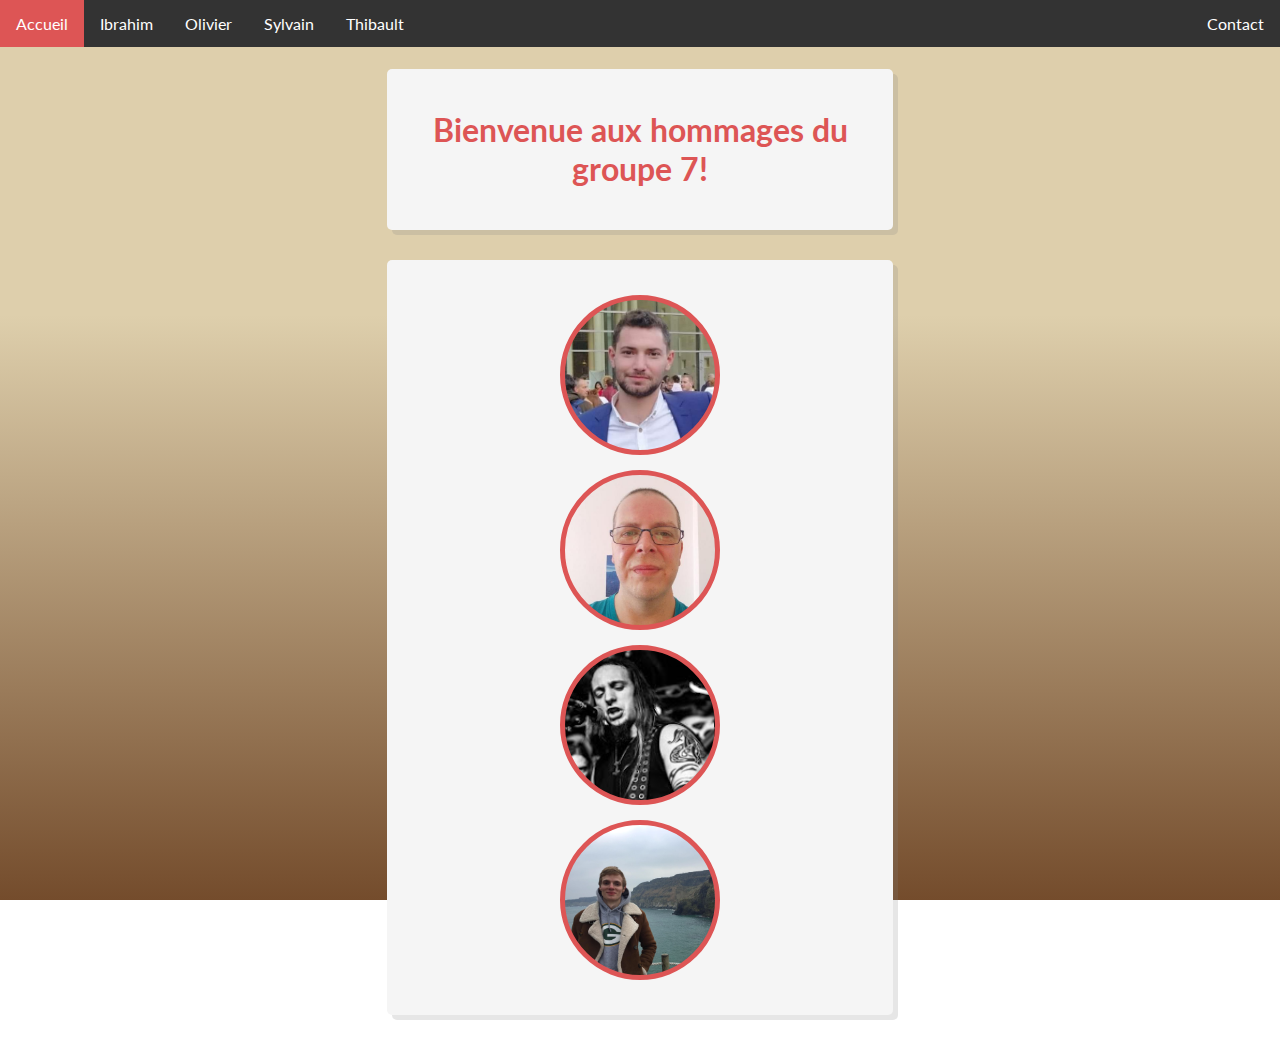
<file: index.html>
<!DOCTYPE html
<head>
    <title>Tribute Team 7</title>
    <link rel="stylesheet" href="styles/style.css">
    <link href="https://fonts.googleapis.com/css?family=Lato" rel="stylesheet">
</head>
<body>
    <ul id="nav">
        <li><a class="active" href="index.html">Accueil</a></li>
        <li><a href="html/Ibrahim.html">Ibrahim</a></li>
        <li><a href="html/Olivier.html">Olivier</a></li>
        <li><a href="html/Sylvain.html">Sylvain</a></li>
        <li><a href="html/thibault.html">Thibault</a></li>
        <li class="right"><a href="html/contact.html">Contact</a></li>
    </ul>
    <div class="marginNav">top secret hidden text</div>
    <div class="box">
        <h1>Bienvenue aux hommages du groupe 7!</h1>
    </div>
    <div class="box">
        <div id="noHover">
            <div class="profilehoveribra">
                <a href="html/Ibrahim.html">
                    <span class="hoverlink">
                        <div class="overlay">
                            <div class="textoverlay">
                                 Ibrahim
                            </div>
                        </div>
                    </span>
                </a>
            </div>
            <div class="profilehoveroli">
                <a href="html/Olivier.html">
                    <span class="hoverlink">
                        <div class="overlay">
                            <div class="textoverlay">
                                Olivier
                            </div>
                        </div>
                    </span>
                </a>
            </div>
            <div class="profilehoversyl">
                <a href="html/Sylvain.html">
                    <span class="hoverlink">
                        <div class="overlay">
                            <div class="textoverlay">
                                Sylvain 
                            </div> 
                        </div>
                    </span>
                </a>
            </div>
            <div class="profilehoverthib">
                <a href="html/thibault.html"> 
                    <span class="hoverlink">
                        <div class="overlay">
                            <div class="textoverlay">
                                Thibault
                            </div>
                        </div>
                    </span>
                </a>
            </div>
        </div>
    </div>
</body>
</html>
</file>
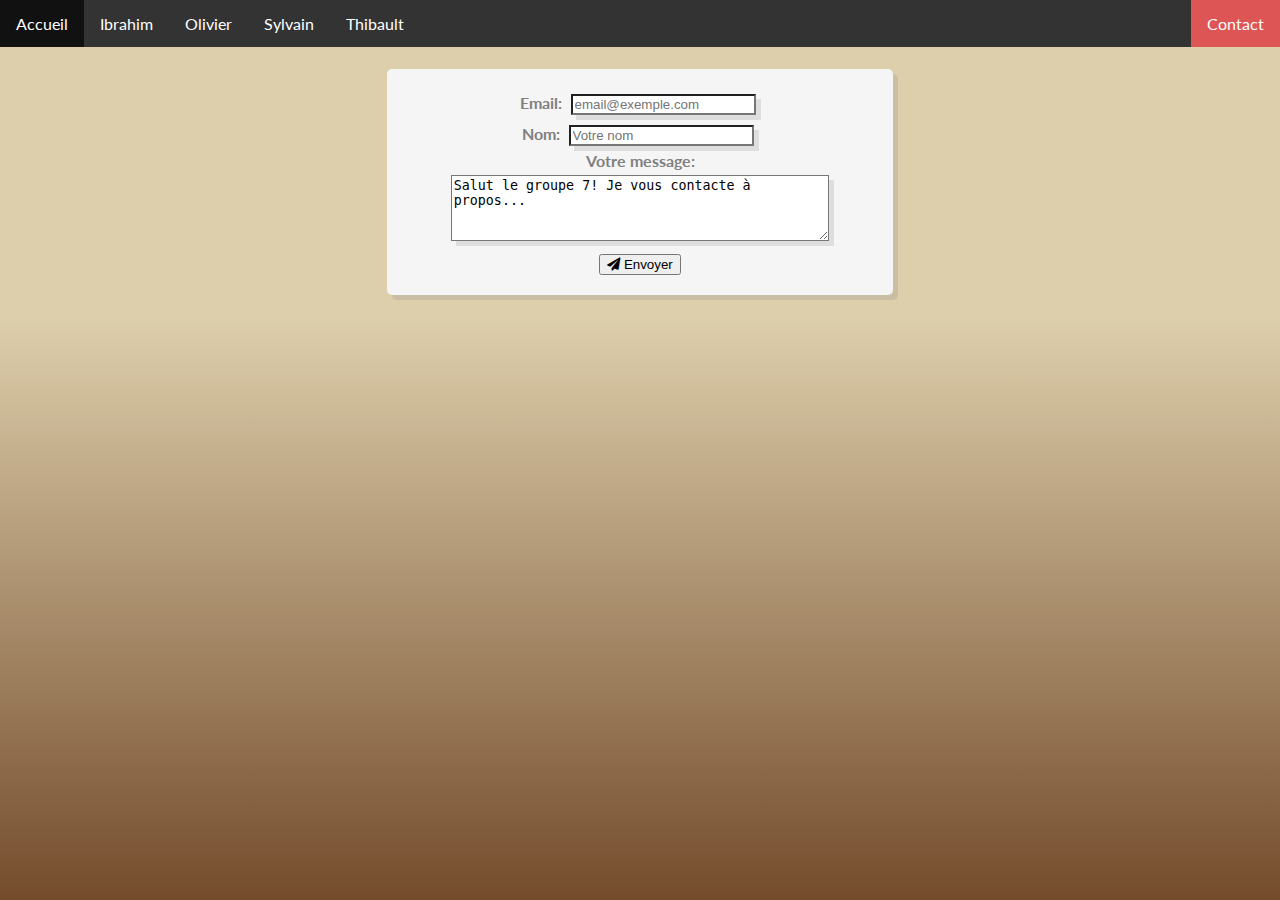
<file: contact.html>
<!DOCTYPE html>
<head>
    <title>Contact</title>
    <link rel="stylesheet" href="style.css">
    <link rel="stylesheet" href="https://use.fontawesome.com/releases/v5.3.1/css/all.css">
    <link href="https://fonts.googleapis.com/css?family=Lato" rel="stylesheet">
</head>
<body>
    <ul id="nav">
        <li><a href="index.html">Accueil</a></li>
        <li><a href="Ibrahim.html">Ibrahim</a></li>
        <li><a href="Olivier.html">Olivier</a></li>
        <li><a href="Sylvain.html">Sylvain</a></li>
        <li><a href="thibault.html">Thibault</a></li>
        <li class="active right"><a href="contact.html">Contact</a></li>
    </ul>
    <div class="marginNav">top secret hidden text</div>
    <div class="box">
        <form id="contact" action="" method="POST">
            <div>
                <div class="contactInput">
                    <label name="email"><span class="bold">Email:</span></label>
                    <input placeholder="email@exemple.com" required>
                </div>
                <div class="contactInput">
                    <label name="name"><span class="bold">Nom:</span></label>
                    <input placeholder="Votre nom" required>
                </div>
            </div>
                <div>
                    <label name="message"><span class="bold">Votre message:</span></label>
                </div>
                <div>
                    <textarea rows="4">Salut le groupe 7! Je vous contacte à propos... </textarea>
                </div>
                <button name="submit" type="submit"><i class="fas fa-paper-plane"></i> Envoyer</button>                   
        </form>
    </div>
</body>
</file>
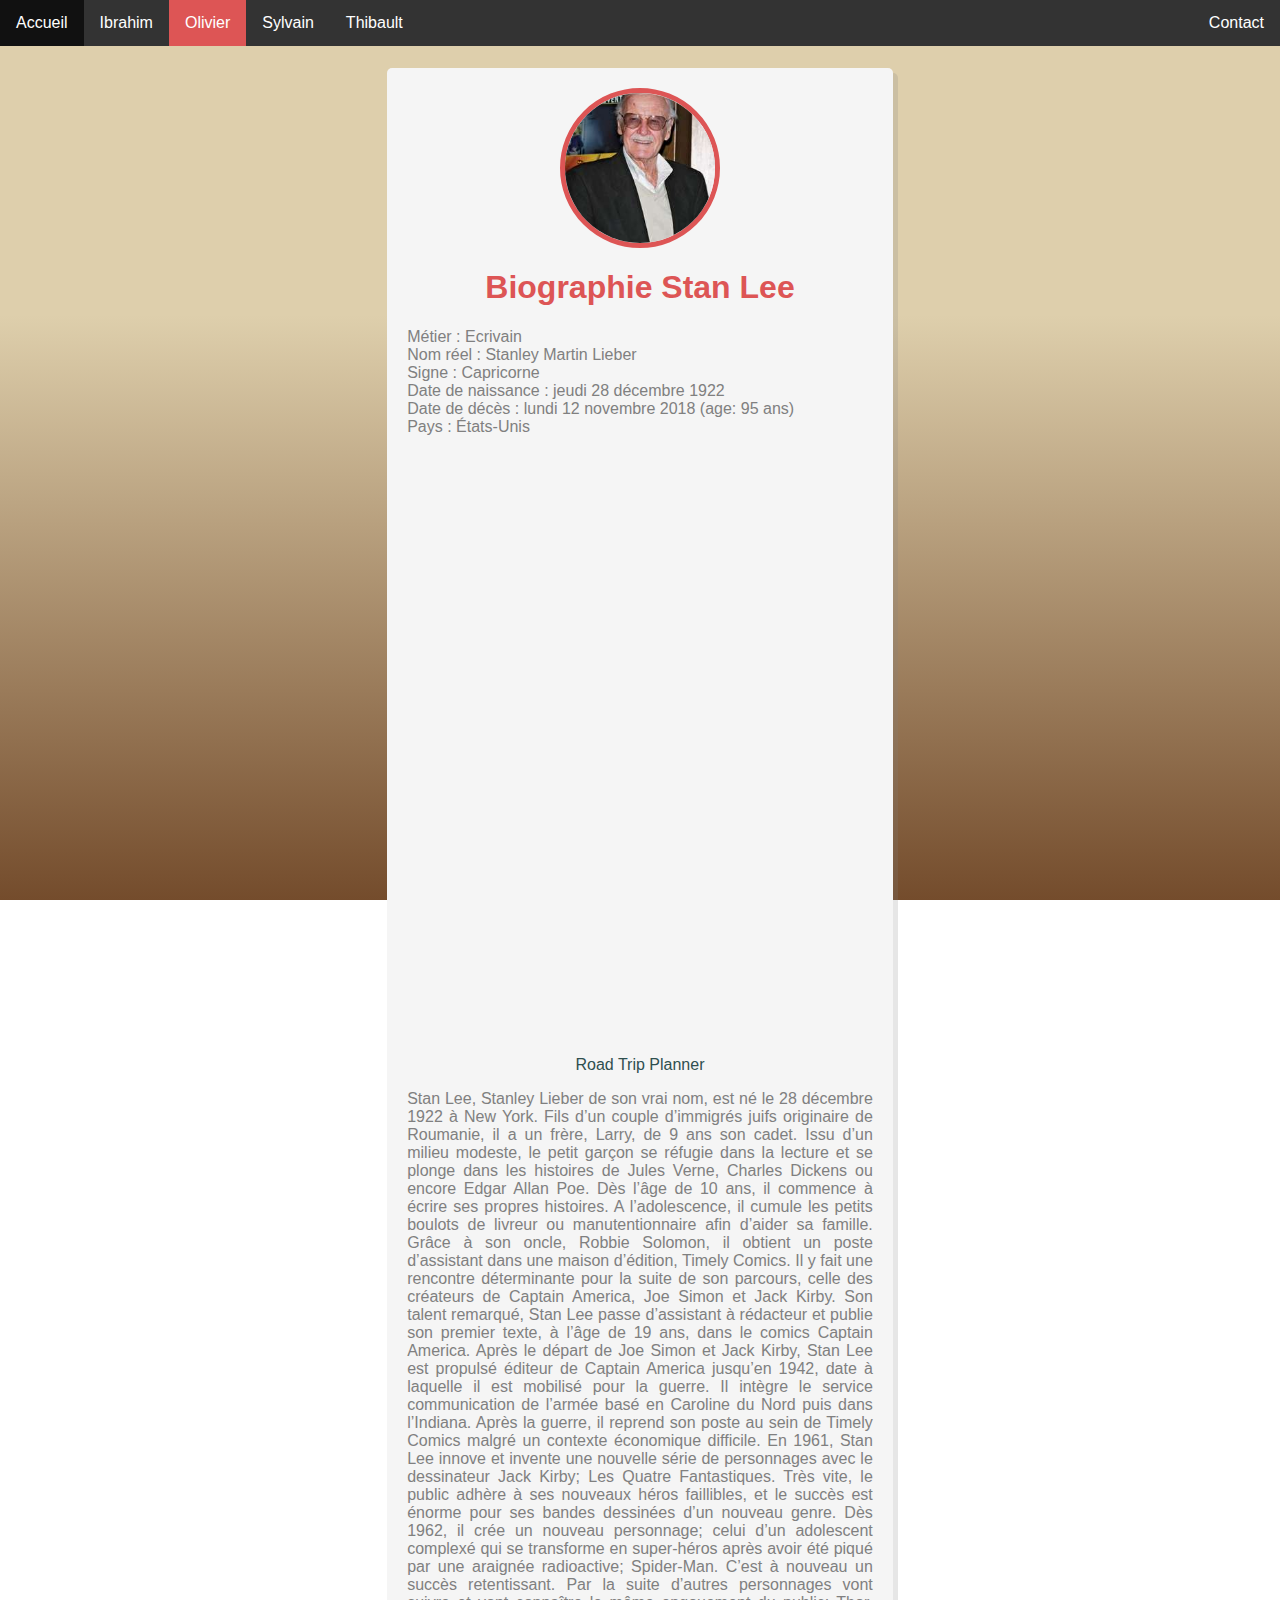
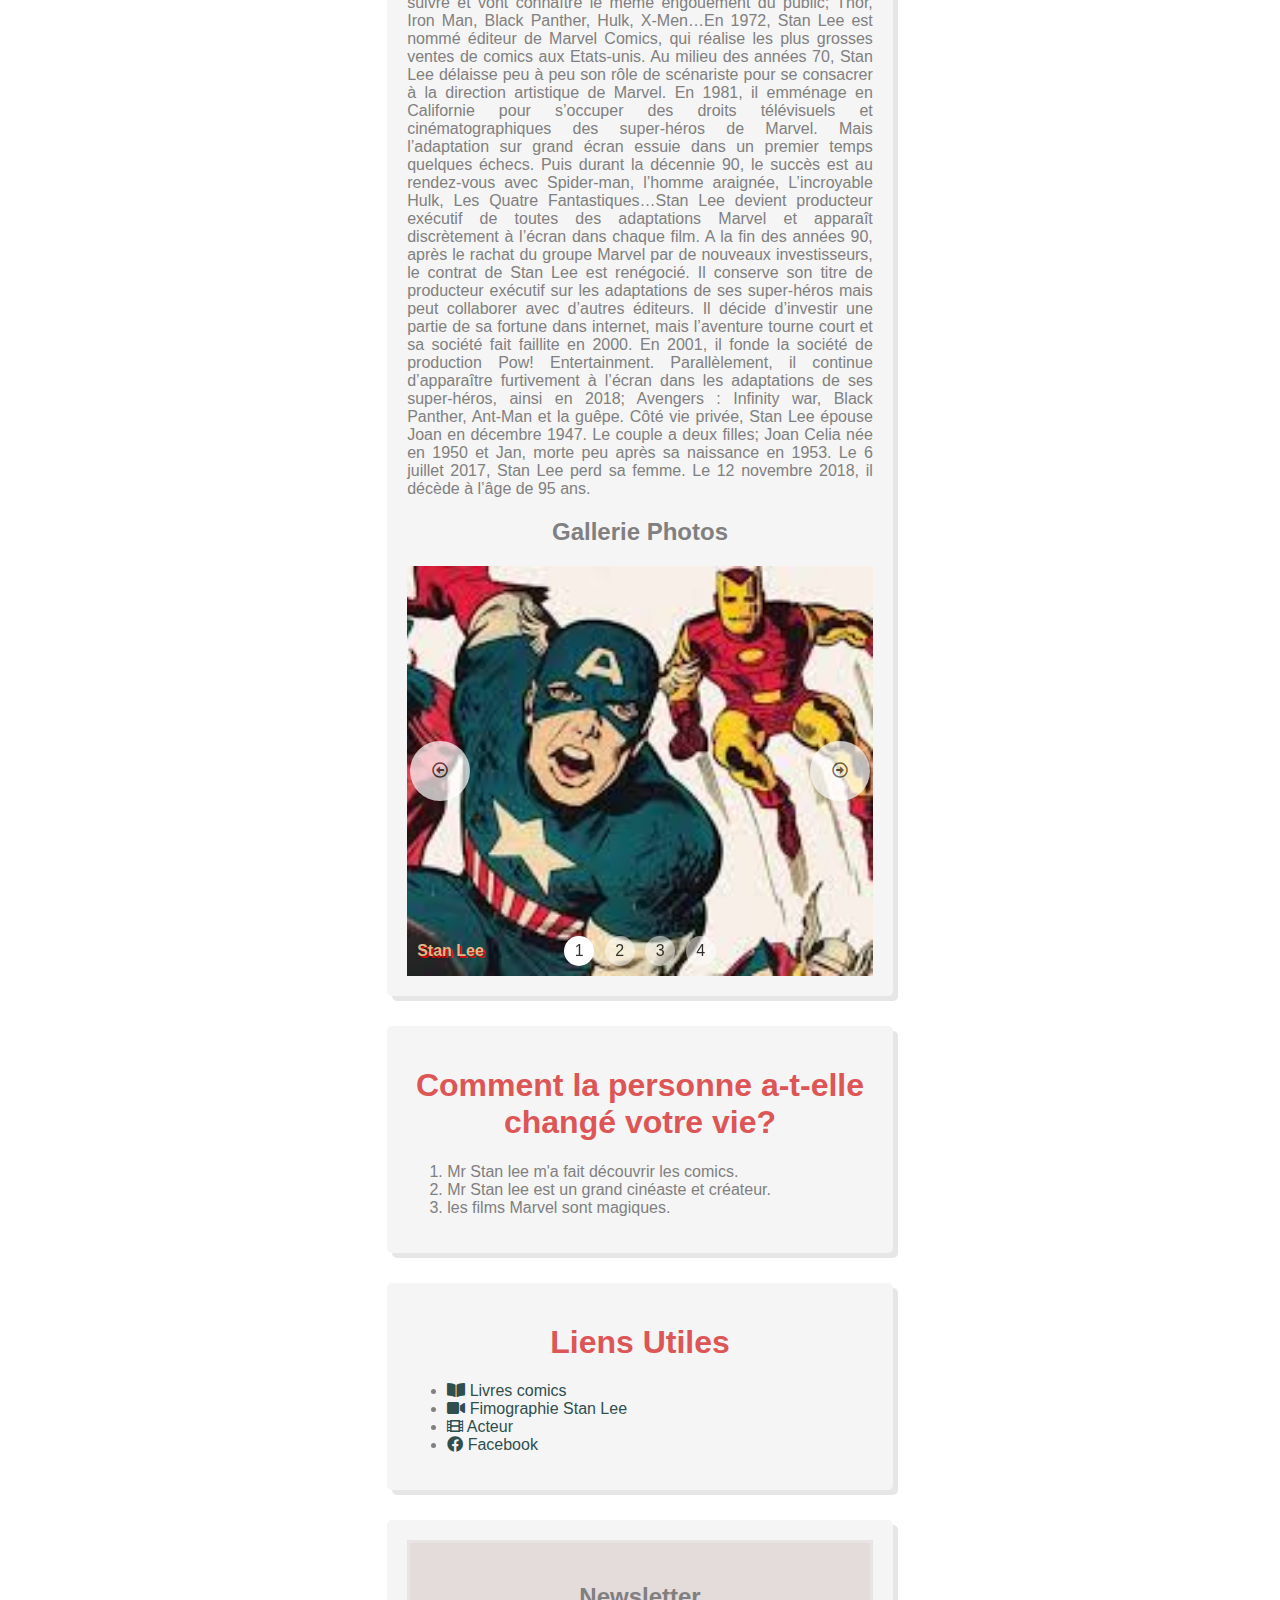
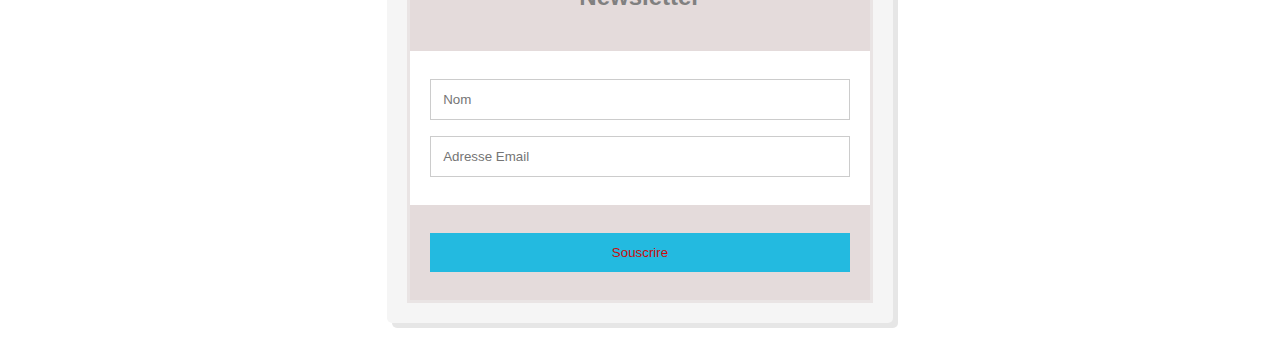
<file: Olivier.html>
<!DOCTYPE html>
<html lang="fr">
<head>
    <title>RIP Mr Stan Lee</title>
    <meta charset="UTF-8">
    <meta name="viewport" content="width=device-width, initial-scale=1.0">
    <title>Document</title>
    <link rel="stylesheet" href="../styles/style.css">
    <link href="https://fonts.googleapis.com/css?family=Lato" rel="stylesheet">
    <link rel="stylesheet" href="https://use.fontawesome.com/releases/v5.3.1/css/all.css">
    <link rel="stylesheet" href="../styles/Olivier.css">
</head>
<body>
    <ul id="nav">
        <li><a href="index.html">Accueil</a></li>
        <li><a href="Ibrahim.html">Ibrahim</a></li>
        <li><a class="active" href="Olivier.html">Olivier</a></li>
        <li><a href="Sylvain.html">Sylvain</a></li>
        <li><a href="thibault.html">Thibault</a></li>
        <li class="right"><a href="contact.html">Contact</a></li>
    </ul>
    <div class="marginNav">top secret hidden text</div>
    <div class="box">
        <img class="profil" src="../images/Olivier/Stan-Lee.jpg" alt="Stan_lee">   
        <h1>Biographie Stan Lee</h1>
        <p>Métier : Ecrivain<br>
            Nom réel : Stanley Martin Lieber<br>
            Signe : Capricorne<br>
            Date de naissance : jeudi 28 décembre 1922 <br>
            Date de décès : lundi 12 novembre 2018 (age: 95 ans)<br>
            Pays : États-Unis</p>
            <div style="width: 100%"><iframe width="100%" height="600" frameborder="0" scrolling="no" marginheight="0" marginwidth="0" src="https://maps.google.com/maps?width=100%25&amp;height=600&amp;hl=en&amp;q=+(New%20York)&amp;t=&amp;z=14&amp;ie=UTF8&amp;iwloc=B&amp;output=embed"></iframe><a href="https://www.maps.ie/route-planner.htm">Road Trip Planner</a></div>
        <p>Stan Lee, Stanley Lieber de son vrai nom, est né le 28 décembre 1922 à New York. Fils d’un couple d’immigrés juifs originaire de Roumanie, il a un frère, Larry, de 9 ans son cadet. Issu d’un milieu modeste, le petit garçon se réfugie dans la lecture et se plonge dans les histoires de Jules Verne, Charles Dickens ou encore Edgar Allan Poe. Dès l’âge de 10 ans, il commence à écrire ses propres histoires. 

            A l’adolescence, il cumule les petits boulots de livreur ou manutentionnaire afin d’aider sa famille. Grâce à son oncle, Robbie Solomon, il obtient un poste d’assistant dans une maison d’édition, Timely Comics. Il y fait une rencontre déterminante pour la suite de son parcours, celle des créateurs de Captain America, Joe Simon et Jack Kirby. Son talent remarqué, Stan Lee passe d’assistant à rédacteur et publie son premier texte, à l’âge de 19 ans, dans le comics Captain America. Après le départ de Joe Simon et Jack Kirby, Stan Lee est propulsé éditeur de Captain America jusqu’en 1942, date à laquelle il est mobilisé pour la guerre. Il intègre le service communication de l’armée basé en Caroline du Nord puis dans l’Indiana.
            
            Après la guerre, il reprend son poste au sein de Timely Comics malgré un contexte économique difficile. En 1961, Stan Lee innove et invente une nouvelle série de personnages avec le dessinateur Jack Kirby; Les Quatre Fantastiques. Très vite, le public adhère à ses nouveaux héros faillibles, et le succès est énorme pour ses bandes dessinées d’un nouveau genre. Dès 1962, il crée un nouveau personnage; celui d’un adolescent complexé qui se transforme en super-héros après avoir été piqué par une araignée radioactive; Spider-Man. C’est à nouveau un succès retentissant. Par la suite d’autres personnages vont suivre et vont connaître le même engouement du public; Thor, Iron Man, Black Panther, Hulk, X-Men…En 1972, Stan Lee est nommé éditeur de Marvel Comics, qui réalise les plus grosses ventes de comics aux Etats-unis.
            
            Au milieu des années 70, Stan Lee délaisse peu à peu son rôle de scénariste pour se consacrer à la direction artistique de Marvel. En 1981, il emménage en Californie pour s’occuper des droits télévisuels et cinématographiques des super-héros de Marvel. Mais l’adaptation sur grand écran essuie dans un premier temps quelques échecs. Puis durant la décennie 90, le succès est au rendez-vous avec Spider-man, l’homme araignée, L’incroyable Hulk, Les Quatre Fantastiques…Stan Lee devient producteur exécutif de toutes des adaptations Marvel et apparaît discrètement à l’écran dans chaque film. 
            
            A la fin des années 90, après le rachat du groupe Marvel par de nouveaux investisseurs, le contrat de Stan Lee est renégocié. Il conserve son titre de producteur exécutif sur les adaptations de ses super-héros mais peut collaborer avec d’autres éditeurs. Il décide d’investir une partie de sa fortune dans internet, mais l’aventure tourne court et sa société fait faillite en 2000. En 2001, il fonde la société de production Pow! Entertainment. Parallèlement, il continue d’apparaître furtivement à l’écran dans les adaptations de ses super-héros, ainsi en 2018; Avengers : Infinity war, Black Panther, Ant-Man et la guêpe.
            
            Côté vie privée, Stan Lee épouse Joan en décembre 1947. Le couple a deux filles; Joan Celia née en 1950 et Jan, morte peu après sa naissance en 1953. Le 6 juillet 2017, Stan Lee perd sa femme. Le 12 novembre 2018, il décède à l’âge de 95 ans.
        </p> 
        
        <h2>Gallerie Photos</h2>
        <div class="CSSgal">
          <s id="s1"></s> 
          <s id="s2"></s>
          <s id="s3"></s>
          <s id="s4"></s>
        
          <div class="slider">
            <div style="background-image: url(../images/Olivier/images\ \(3\).jpeg);">
              <h2> </h2>
              <p>Stan Lee<br> </p>
            </div>
            <div style="background-image: url(../images/Olivier/images\ \(2\).jpeg );">
              <h2> </h2>
            </div>
            <div style="background-image: url(../images/Olivier/download\ \(1\).jpeg);">
              <h2> </h2>
            </div>
            <div style="background-image: url(../images/Olivier/images.jpeg);">
              <h2> </h2>
            </div>
          </div>
          
          <div class="prevNext">
            <div><a href="#s4">
                  <i class="far fa-arrow-alt-circle-left"></i>
                  </a>
            </a><a href="#s2">
                  <i class="far fa-arrow-alt-circle-right"></i>
            </a>
          </div>
            <div><a href="#s1">
                  <i class="far fa-arrow-alt-circle-left"></i>
            </a><a href="#s3">
                  <i class="far fa-arrow-alt-circle-right"></i>
            </a>
          </div>
            <div><a href="#s2">
                  <i class="far fa-arrow-alt-circle-left"></i>
            </a><a href="#s4">
                  <i class="far fa-arrow-alt-circle-right"></i>
            </a>
          </div>
            <div><a href="#s3">
                  <i class="far fa-arrow-alt-circle-left"></i>
            </a><a href="#s1">
                  <i class="far fa-arrow-alt-circle-right"></i>
            </a>
          </div>
          </div>
        
          <div class="bullets">
            <a href="#s1">1</a>
            <a href="#s2">2</a>
            <a href="#s3">3</a>
            <a href="#s4">4</a>
          </div>
        
        </div>
    </div>
    <div class="box">
        <h1>Comment la personne a-t-elle changé votre vie?</h1>
        <p>
            <ol class="alignLeft">
                <li>Mr Stan lee m'a fait découvrir les comics.</li>
                <li>Mr Stan lee est un grand cinéaste et créateur.</li>
                <li>les films Marvel sont magiques.</li>
            </ol>
        </p>
    </div> 
        <div class="box">
        <h1>Liens Utiles</h1> 
            <ul class="alignLeft">      
                <li><a href="https://www.marvel.com/comics/discover/546/stan-lee "><i class="fas fa-book-open"></i> Livres comics</a></li>
                <li><a href="https://blog.comic-con-paris.com/stan-lee-biographie-filmographie/ "><i class="fas fa-video"></i> Fimographie Stan Lee</a></li>  
                <li><a href="https://www.telerama.fr/cinema/pourquoi-stan-lee-apparaissaient-en-cameo-dans-les-films-marvel,n5892346.php"><i class="fas fa-film"></i> Acteur</a></li>
                <li><a href="https://www.facebook.com/therealstanlee"><i class="fab fa-facebook"></i> Facebook</a></li>            
            </ul>
       </div>
       <div class=box>
<form action="/action_page.php">
  <div class="container">
    <h2>Newsletter</h2>
  </div>
  <div class="container" style="background-color:white">
    <input type="text" placeholder="Nom" name="name" required>
    <input type="text" placeholder="Adresse Email" name="mail" required>
  </div>
  <div class="container">
    <input type="submit" value="Souscrire">
  </div>
</form> 
</div>  
</body>
</file>
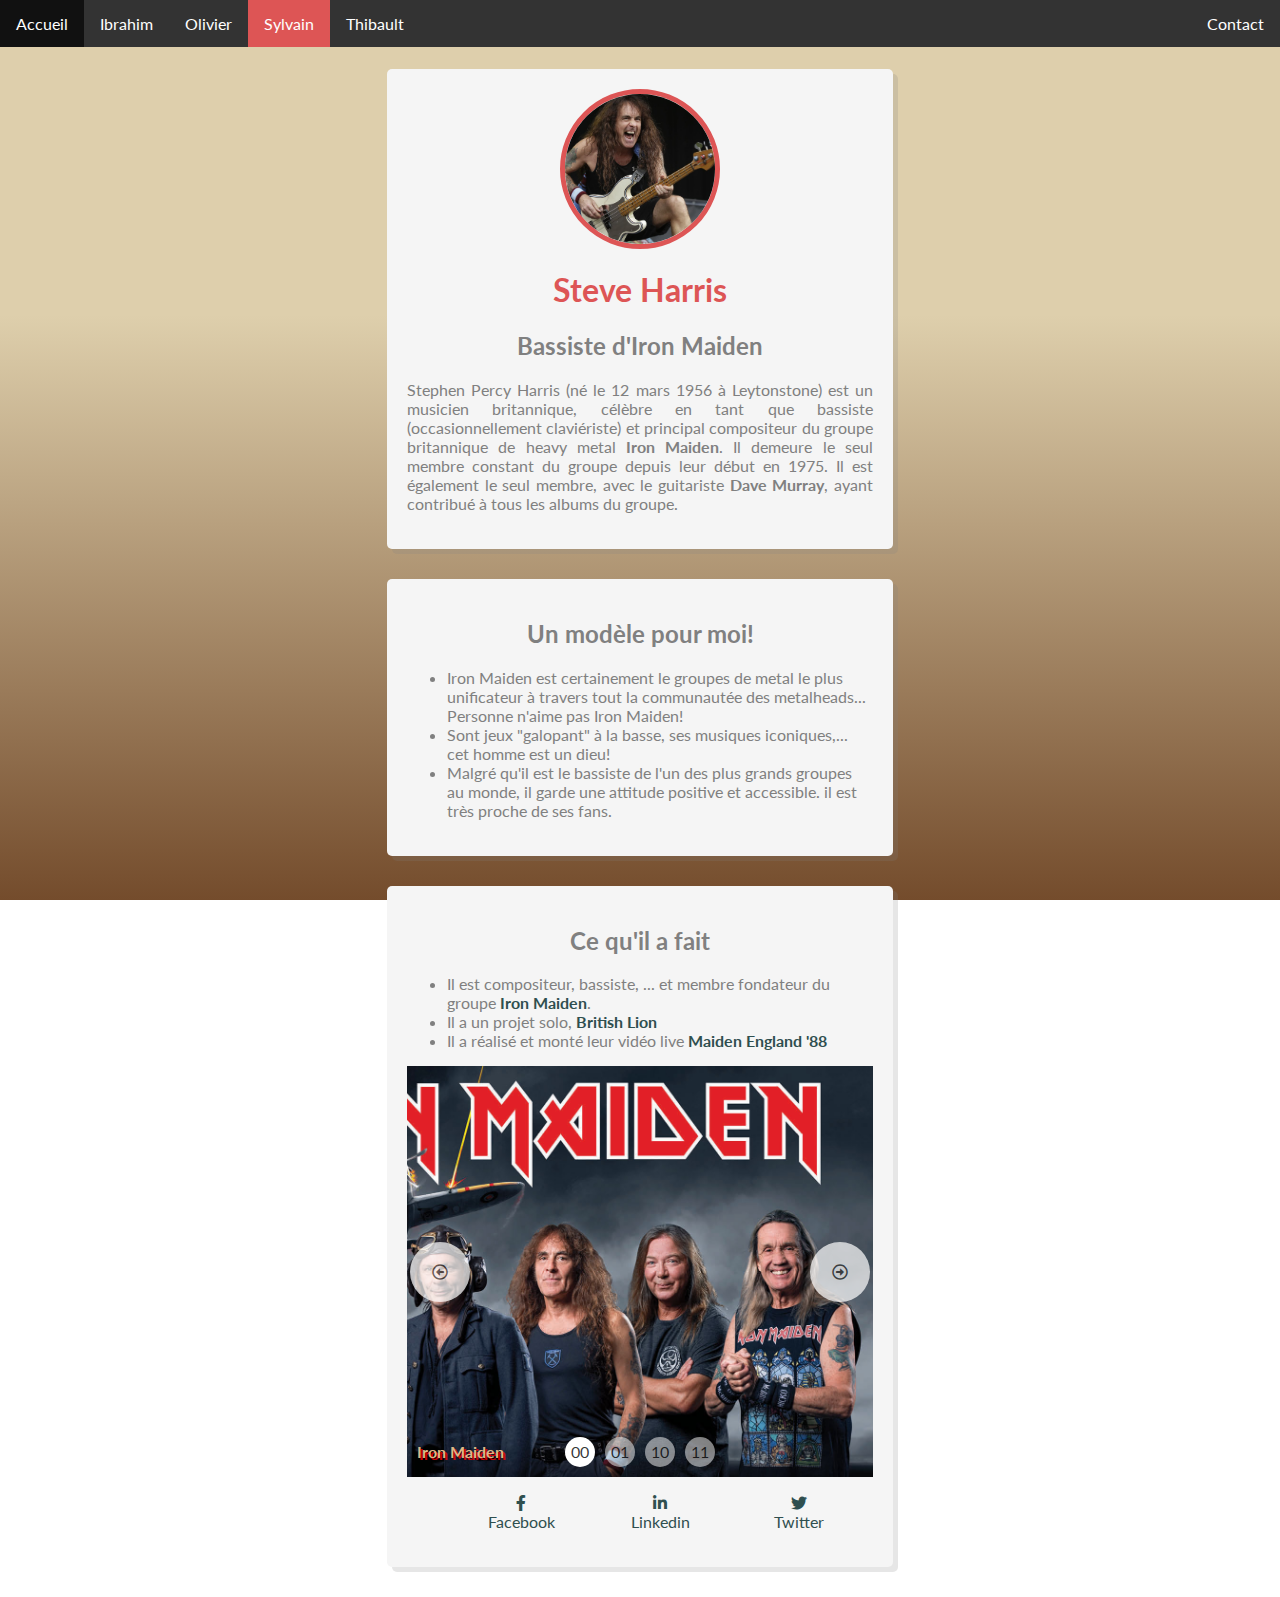
<file: Sylvain.html>
<!DOCTYPE html>
<head>
    <title>Hommage à Steve Harris</title>
    <link rel="stylesheet" href="style.css">
    <link rel="stylesheet" href="https://use.fontawesome.com/releases/v5.3.1/css/all.css">
    <link href="https://fonts.googleapis.com/css?family=Lato" rel="stylesheet">
</head>
<body>
    <ul id="nav">
        <li><a href="index.html">Accueil</a></li>
        <li><a href="Ibrahim.html">Ibrahim</a></li>
        <li><a href="Olivier.html">Olivier</a></li>
        <li><a class="active" href="Sylvain.html">Sylvain</a></li>
        <li><a href="thibault.html">Thibault</a></li>
        <li class="right"><a href="contact.html">Contact</a></li>
    </ul>
    <div class="marginNav">top secret hidden text</div>
    <div class=box>
        <img src="images/Sylvain/steveHarris.jpg" class="profil">
        <h1>Steve Harris</h1>
        <h2>Bassiste d'Iron Maiden</h2>
        <p>Stephen Percy Harris (né le 12 mars 1956 à Leytonstone) est un musicien britannique, 
            célèbre en tant que bassiste (occasionnellement claviériste) et principal compositeur du groupe 
            britannique de heavy metal <span class="bold">Iron Maiden</span>. Il demeure le seul membre constant 
            du groupe depuis leur début en 1975. Il est également le seul membre, avec le guitariste <span class="bold">Dave Murray</span>, 
            ayant contribué à tous les albums du groupe. 
    </div>
    <div class="box">
        <h2>Un modèle pour moi!</h2>
        <ul class="alignLeft">
            <li>Iron Maiden est certainement le groupes de metal le plus unificateur à travers tout la communautée des metalheads... Personne n'aime pas Iron Maiden!</li>
            <li>Sont jeux "galopant" à la basse, ses musiques iconiques,... cet homme est un dieu!</li>
            <li>Malgré qu'il est le bassiste de l'un des plus grands groupes au monde, il garde une attitude positive et accessible. il est très proche de ses fans.</li>
        </ul>
    </div>
    <div class="box">
        <h2>Ce qu'il a fait</h2>
        <ul class="alignLeft">
            <li>Il est compositeur, bassiste, ... et membre fondateur du groupe <span class="bold"><a href="https://en.wikipedia.org/wiki/Iron_Maiden">Iron Maiden</a></span>.</li>
            <li>Il a un projet solo, <span class="bold"><a href="https://en.wikipedia.org/wiki/British_Lion_(album)">British Lion</a></span></li>
            <li>Il a réalisé et monté leur vidéo live <span class="bold"><a href="https://www.youtube.com/watch?v=qFbQQYHLndM&ab_channel=IronMaiden">Maiden England '88</a></span></li>
        </ul>

        <div class="CSSgal">

            <s id="s1"></s> 
            <s id="s2"></s>
            <s id="s3"></s>
            <s id="s4"></s>
          
            <div class="slider">
                <div style="background-image: url(images/Sylvain/Iron\ Maiden.jpg);">
                      <h2> </h2>
                      <p>Iron Maiden</p>
                </div>
              <div style="background-image: url(images/Sylvain/British\ Lion.jpg);">
                      <h2> </h2>
                      <p>British Lion</p>
                  </div>
              <div style="background-image: url(images/Sylvain/maiden\ 88.jpg);">
                      <h2> </h2>
                      <p>Maiden England '88</p>
                  </div>
              <div style="background-image: url(images/Sylvain/steve1.jpg);">
                      <h2> </h2>
                      <p>Steve Harris</p>
                  </div>
            </div>
            <div class="prevNext">
              <div>
                    <a href="#s4">
                      <i class="far fa-arrow-alt-circle-left"></i>
                    </a>
                    <a href="#s2">
                        <i class="far fa-arrow-alt-circle-right"></i>
                    </a>
                </div>
              <div><a href="#s1"><i class="far fa-arrow-alt-circle-left"></i></a><a href="#s3"><i class="far fa-arrow-alt-circle-right"></i></a></div>
              <div><a href="#s2"><i class="far fa-arrow-alt-circle-left"></i></a><a href="#s4"><i class="far fa-arrow-alt-circle-right"></i></a></div>
              <div><a href="#s3"><i class="far fa-arrow-alt-circle-left"></i></a><a href="#s1"><i class="far fa-arrow-alt-circle-right"></i></a></div>
            </div>
            <div class="bullets">
              <a href="#s1">00</a>
              <a href="#s2">01</a>
              <a href="#s3">10</a>
              <a href="#s4">11</a>
            </div>
        </div>
        <ul>
            <li class="social"><a href="https://www.facebook.com/SteveHarrisUnofficialPage/"><i class="fab fa-facebook-f"></i><br>Facebook</a></li>
            <li class="social"><a href="https://www.linkedin.com/in/steve-harris-989881169/?originalSubdomain=uk"><i class="fab fa-linkedin-in"></i><br>Linkedin</a></li>
            <li class="social"><a href="https://twitter.com/iron_harris?lang=en"><i class="fab fa-twitter"></i><br>Twitter</a></li>
        </ul>
    </div>
</body>
</file>
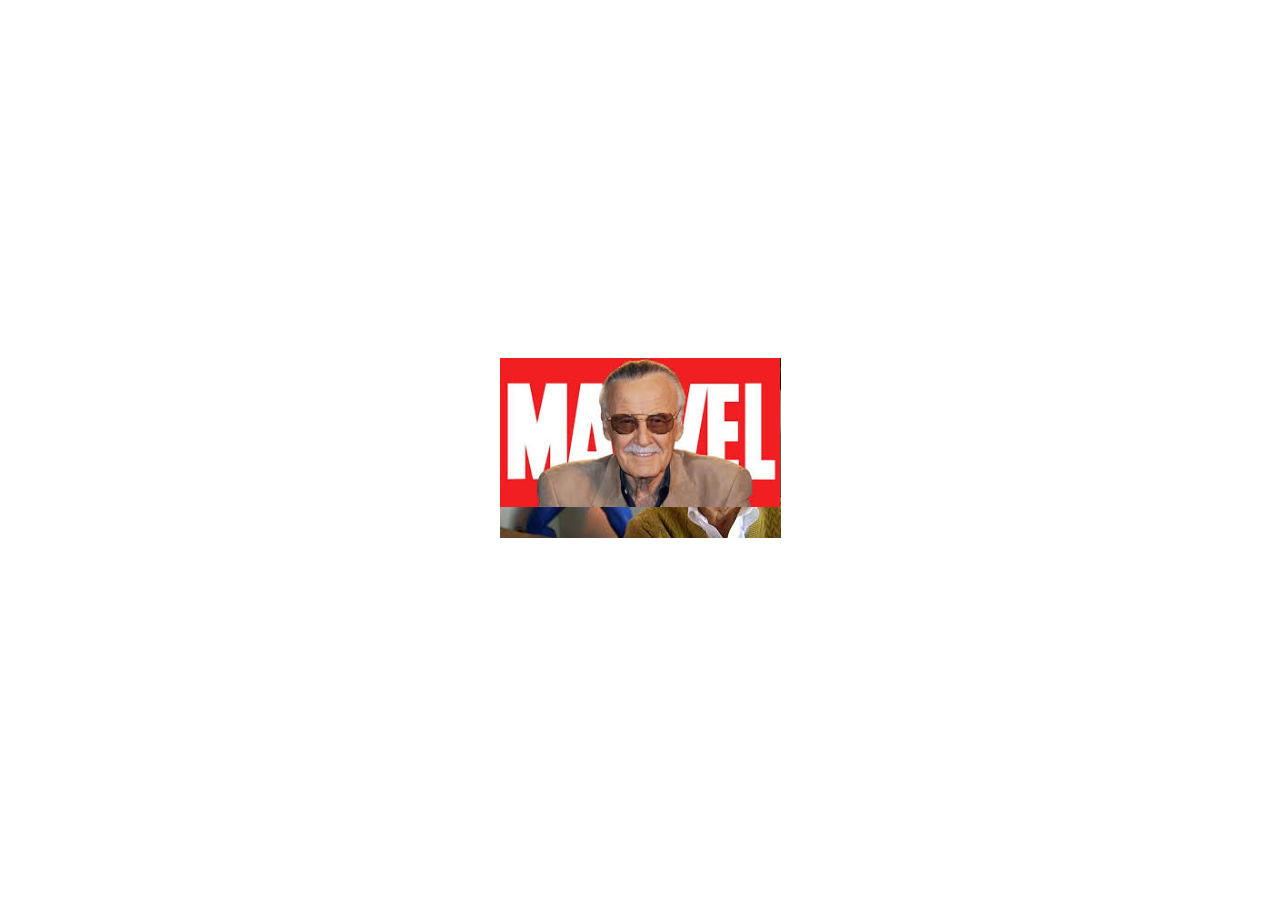
<file: test.html>
<!DOCTYPE html>
<head>
    <link rel="stylesheet" href="styleTest.css">
    <meta charset="UTF-8">
<body>
<div class=diapo_auto_rwd>
    <input name="diapo" id=slide1 type="radio" class=slide_diapo>
    <input name="diapo" id=slide2 type="radio" class=slide_diapo>
    <input name="diapo" id=slide3 type="radio" class=slide_diapo>
    <input name="diapo" id=lance-diapo type="radio" checked>
    <input name="diapo" id=pause1 type="radio" class=pause_diapo>
    <input name="diapo" id=pause2 type="radio" class=pause_diapo>
    <input name="diapo" id=pause3 type="radio" class=pause_diapo>
    <ul>
        <li><img src="images/Olivier/images.jpeg" alt></li>
        <li class="image1 slide_diapo"><img src='images/Olivier/download (1).jpeg' alt></li>
        <li class="image2 slide_diapo"><img src='images/Olivier/images (2).jpeg' alt></li>
        <li class="image3 slide_diapo"><img src='images/Olivier/images (3).jpeg' alt></li>
    </ul>
    <div class=lancement_arret>
        <label class=lance_diapo for=lance-diapo></label>
        <label class="pause_diapo image1" for=pause1></label>
        <label class="pause_diapo image2" for=pause2></label>
        <label class="pause_diapo image3" for=pause3></label>
    </div>
    <div class=precedent>
        <label class=image1 for=slide1></label>
        <label class=image2 for=slide2></label>
        <label class=image3 for=slide3></label>
    </div>
    <div class=suivant>
        <label class=image1 for=slide1></label>
        <label class=image2 for=slide2></label>
        <label class=image3 for=slide3></label>
    </div>		
</div>
</file>
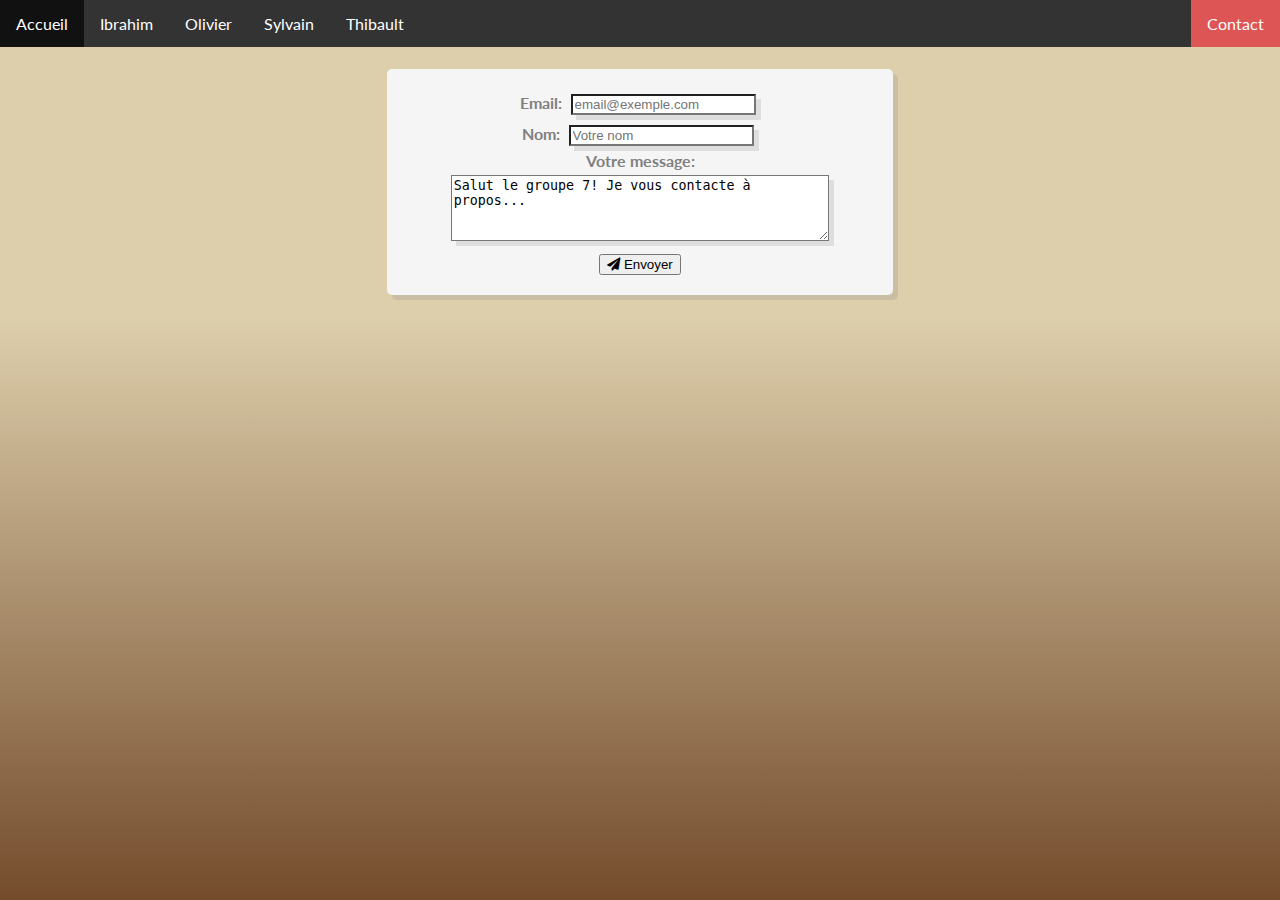
<file: html/contact.html>
<!DOCTYPE html>
<head>
    <title>Contact</title>
    <link rel="stylesheet" href="../styles/style.css">
    <link rel="stylesheet" href="https://use.fontawesome.com/releases/v5.3.1/css/all.css">
    <link href="https://fonts.googleapis.com/css?family=Lato" rel="stylesheet">
</head>
<body>
    <ul id="nav">
        <li><a href="../index.html">Accueil</a></li>
        <li><a href="Ibrahim.html">Ibrahim</a></li>
        <li><a href="Olivier.html">Olivier</a></li>
        <li><a href="Sylvain.html">Sylvain</a></li>
        <li><a href="thibault.html">Thibault</a></li>
        <li class="active right"><a href="contact.html">Contact</a></li>
    </ul>
    <div class="marginNav">top secret hidden text</div>
    <div class="box">
        <form id="contact" action="" method="POST">
            <div>
                <div class="contactInput">
                    <label name="email"><span class="bold">Email:</span></label>
                    <input placeholder="email@exemple.com" required>
                </div>
                <div class="contactInput">
                    <label name="name"><span class="bold">Nom:</span></label>
                    <input placeholder="Votre nom" required>
                </div>
            </div>
                <div>
                    <label name="message"><span class="bold">Votre message:</span></label>
                </div>
                <div>
                    <textarea rows="4">Salut le groupe 7! Je vous contacte à propos... </textarea>
                </div>
                <button name="submit" type="submit"><i class="fas fa-paper-plane"></i> Envoyer</button>                   
        </form>
    </div>
</body>
</file>
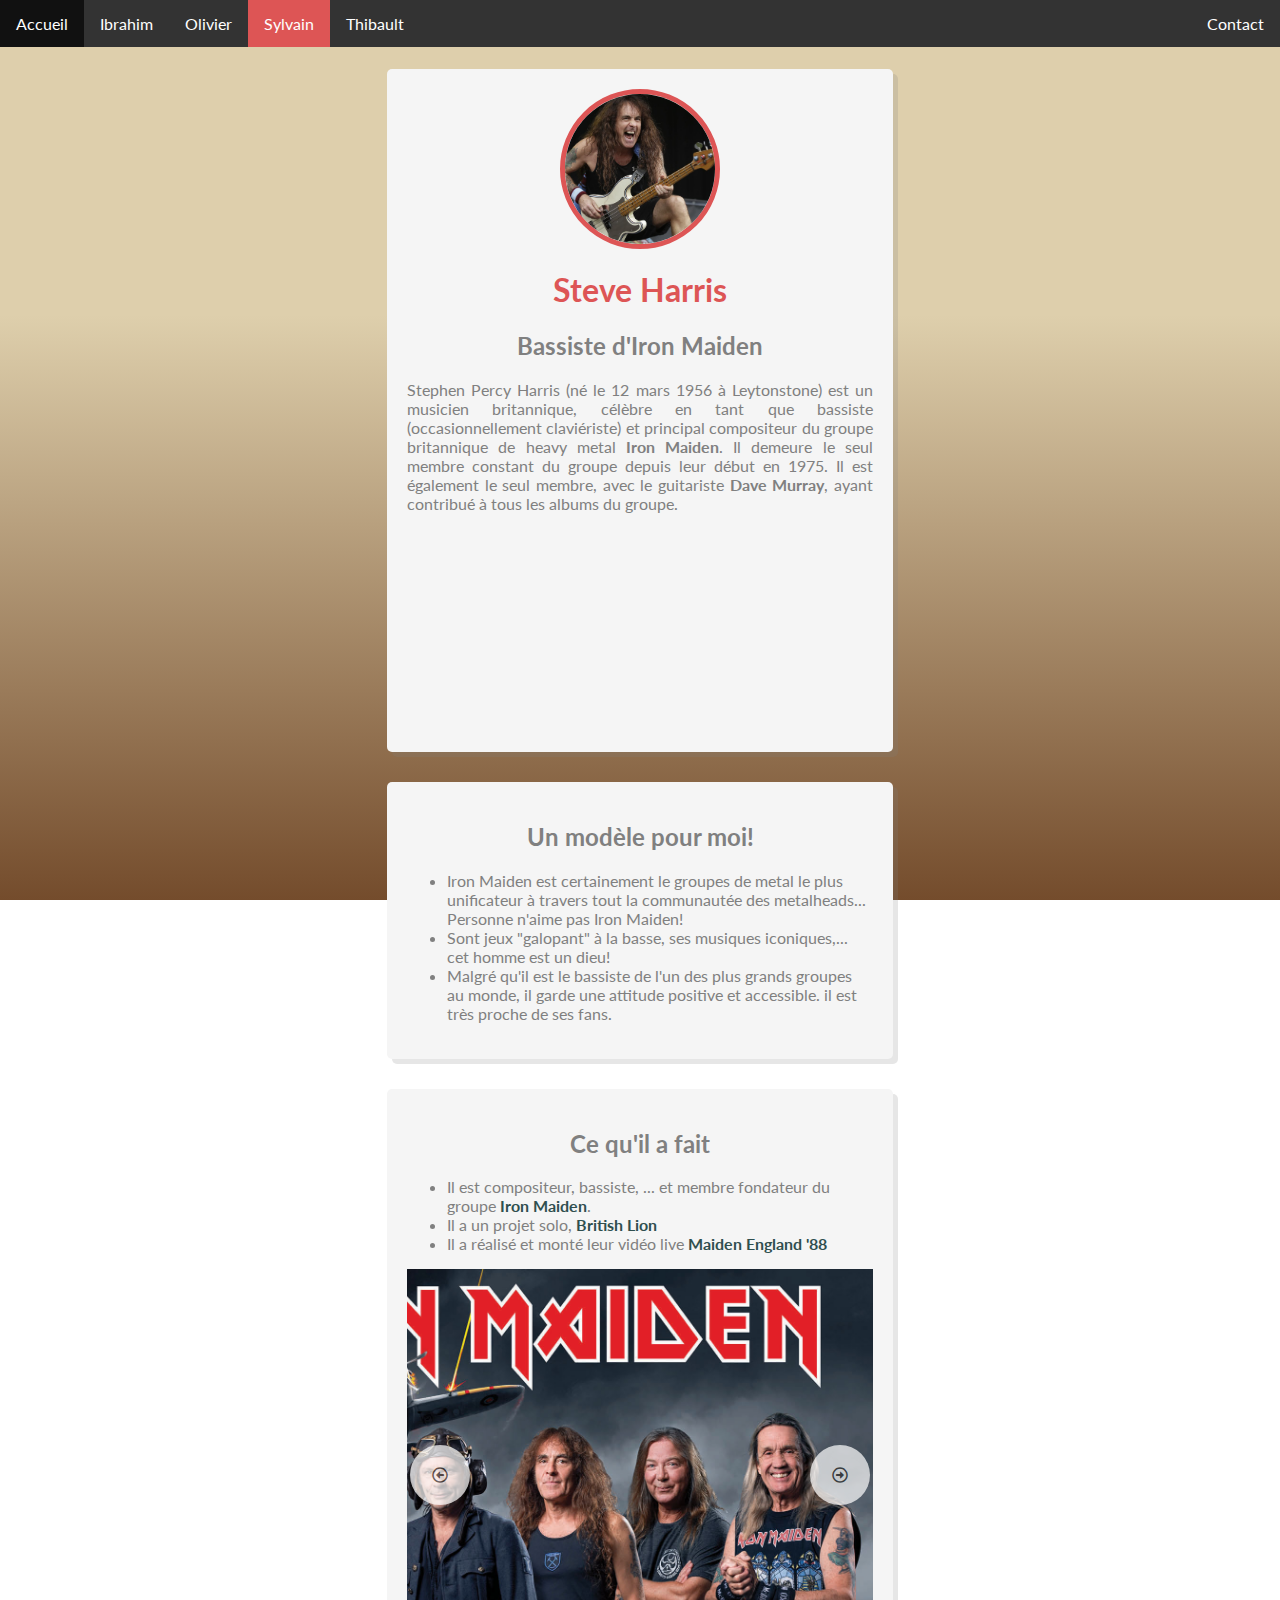
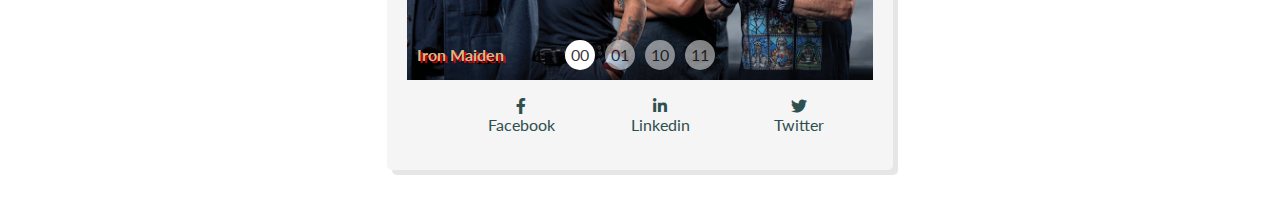
<file: html/Sylvain.html>
<!DOCTYPE html>
<head>
    <title>Hommage à Steve Harris</title>
    <link rel="stylesheet" href="../styles/style.css">
    <link rel="stylesheet" href="https://use.fontawesome.com/releases/v5.3.1/css/all.css">
    <link href="https://fonts.googleapis.com/css?family=Lato" rel="stylesheet">
</head>
<body>
    <ul id="nav">
        <li><a href="../index.html">Accueil</a></li>
        <li><a href="Ibrahim.html">Ibrahim</a></li>
        <li><a href="Olivier.html">Olivier</a></li>
        <li><a class="active" href="Sylvain.html">Sylvain</a></li>
        <li><a href="thibault.html">Thibault</a></li>
        <li class="right"><a href="contact.html">Contact</a></li>
    </ul>
    <div class="marginNav">top secret hidden text</div>
    <div class=box>
        <img src="../images/Sylvain/steveHarris.jpg" class="profil">
        <h1>Steve Harris</h1>
        <h2>Bassiste d'Iron Maiden</h2>
        <p>Stephen Percy Harris (né le 12 mars 1956 à Leytonstone) est un musicien britannique, 
            célèbre en tant que bassiste (occasionnellement claviériste) et principal compositeur du groupe 
            britannique de heavy metal <span class="bold">Iron Maiden</span>. Il demeure le seul membre constant 
            du groupe depuis leur début en 1975. Il est également le seul membre, avec le guitariste <span class="bold">Dave Murray</span>, 
            ayant contribué à tous les albums du groupe. 
            
            <div style="width: 100%"><iframe width="100%" height="200" frameborder="0" scrolling="no" marginheight="0" marginwidth="0" src="https://maps.google.com/maps?width=100%25&amp;height=200&amp;hl=en&amp;q=Leytonstone+(Lieu%20de%20naissance)&amp;t=k&amp;z=14&amp;ie=UTF8&amp;iwloc=B&amp;output=embed"></iframe></div>
    </div>
    <div class="box">
        <h2>Un modèle pour moi!</h2>
        <ul class="alignLeft">
            <li>Iron Maiden est certainement le groupes de metal le plus unificateur à travers tout la communautée des metalheads... Personne n'aime pas Iron Maiden!</li>
            <li>Sont jeux "galopant" à la basse, ses musiques iconiques,... cet homme est un dieu!</li>
            <li>Malgré qu'il est le bassiste de l'un des plus grands groupes au monde, il garde une attitude positive et accessible. il est très proche de ses fans.</li>
        </ul>
    </div>
    <div class="box">
        <h2>Ce qu'il a fait</h2>
        <ul class="alignLeft">
            <li>Il est compositeur, bassiste, ... et membre fondateur du groupe <span class="bold"><a href="https://en.wikipedia.org/wiki/Iron_Maiden">Iron Maiden</a></span>.</li>
            <li>Il a un projet solo, <span class="bold"><a href="https://en.wikipedia.org/wiki/British_Lion_(album)">British Lion</a></span></li>
            <li>Il a réalisé et monté leur vidéo live <span class="bold"><a href="https://www.youtube.com/watch?v=qFbQQYHLndM&ab_channel=IronMaiden">Maiden England '88</a></span></li>
        </ul>

        <div class="CSSgal">

            <s id="s1"></s> 
            <s id="s2"></s>
            <s id="s3"></s>
            <s id="s4"></s>
          
            <div class="slider">
                <div style="background-image: url(../images/Sylvain/Iron\ Maiden.jpg);">
                      <h2> </h2>
                      <p>Iron Maiden</p>
                </div>
              <div style="background-image: url(../images/Sylvain/British\ Lion.jpg);">
                      <h2> </h2>
                      <p>British Lion</p>
                  </div>
              <div style="background-image: url(../images/Sylvain/maiden\ 88.jpg);">
                      <h2> </h2>
                      <p>Maiden England '88</p>
                  </div>
              <div style="background-image: url(../images/Sylvain/steve1.jpg);">
                      <h2> </h2>
                      <p>Steve Harris</p>
                  </div>
            </div>
            <div class="prevNext">
              <div>
                    <a href="#s4">
                      <i class="far fa-arrow-alt-circle-left"></i>
                    </a>
                    <a href="#s2">
                        <i class="far fa-arrow-alt-circle-right"></i>
                    </a>
                </div>
              <div><a href="#s1"><i class="far fa-arrow-alt-circle-left"></i></a><a href="#s3"><i class="far fa-arrow-alt-circle-right"></i></a></div>
              <div><a href="#s2"><i class="far fa-arrow-alt-circle-left"></i></a><a href="#s4"><i class="far fa-arrow-alt-circle-right"></i></a></div>
              <div><a href="#s3"><i class="far fa-arrow-alt-circle-left"></i></a><a href="#s1"><i class="far fa-arrow-alt-circle-right"></i></a></div>
            </div>
            <div class="bullets">
              <a href="#s1">00</a>
              <a href="#s2">01</a>
              <a href="#s3">10</a>
              <a href="#s4">11</a>
            </div>
        </div>
        <ul>
            <li class="social"><a href="https://www.facebook.com/SteveHarrisUnofficialPage/"><i class="fab fa-facebook-f"></i><br>Facebook</a></li>
            <li class="social"><a href="https://www.linkedin.com/in/steve-harris-989881169/?originalSubdomain=uk"><i class="fab fa-linkedin-in"></i><br>Linkedin</a></li>
            <li class="social"><a href="https://twitter.com/iron_harris?lang=en"><i class="fab fa-twitter"></i><br>Twitter</a></li>
        </ul>
    </div>
</body>
</file>
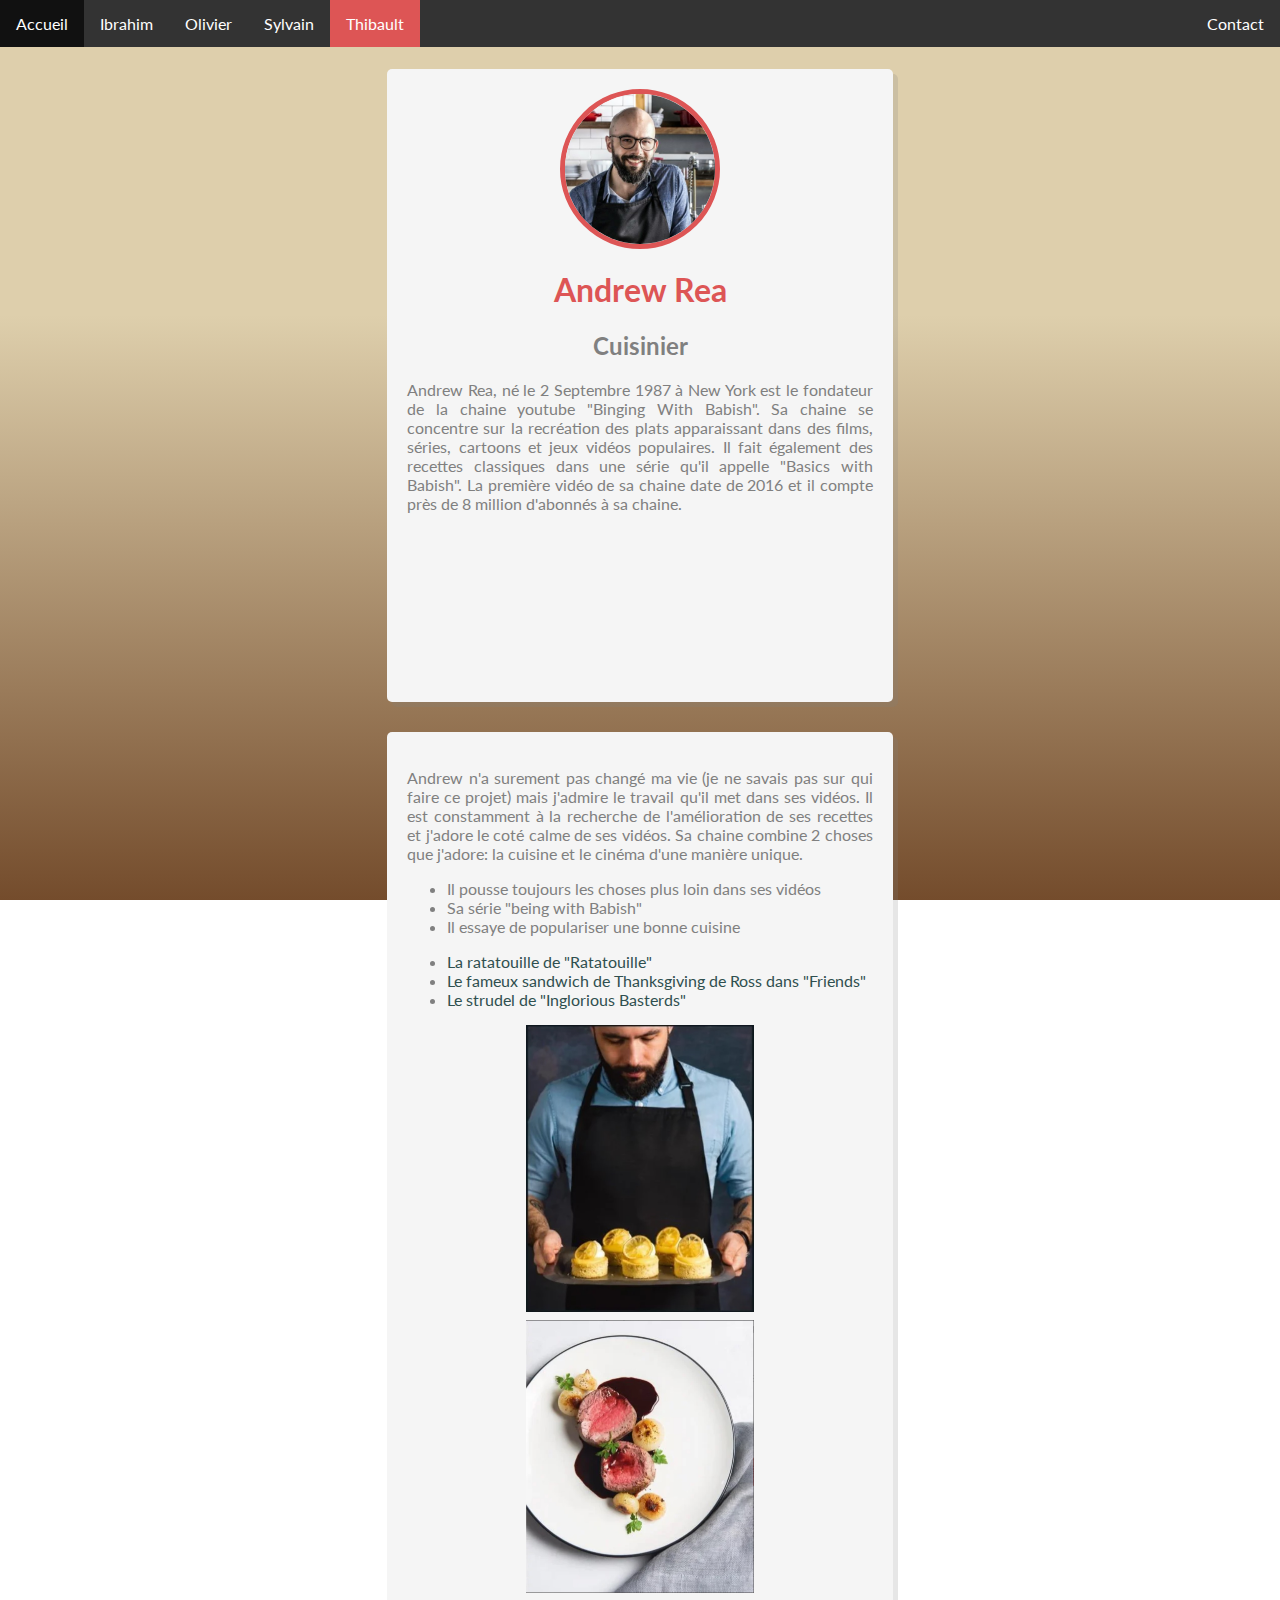
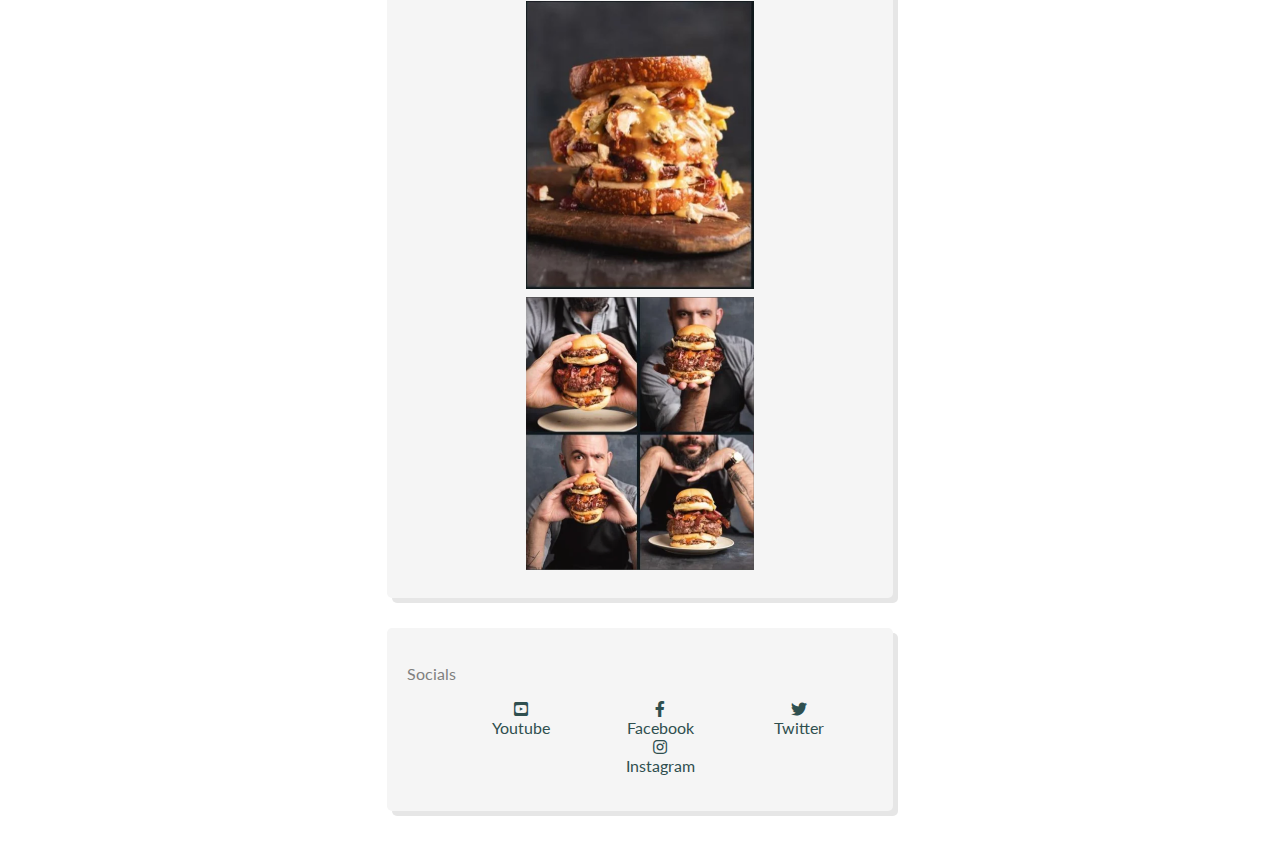
<file: html/thibault.html>
<!DOCTYPE html>
<html> 
    <head>
        <link rel="stylesheet" href="../styles/style.css">
        <link rel="stylesheet" href="../styles/stylethib.css">
        <link href="https://fonts.googleapis.com/css?family=Lato" rel="stylesheet">
        <link rel="stylesheet" href="https://use.fontawesome.com/releases/v5.3.1/css/all.css">
        <title> Hommage à BingingWithBabish </title>
    </head>
    <body>
        <ul id="nav">
            <li><a href="../index.html">Accueil</a></li>
            <li><a href="Ibrahim.html">Ibrahim</a></li>
            <li><a href="Olivier.html">Olivier</a></li>
            <li><a href="Sylvain.html">Sylvain</a></li>
            <li><a class="active" href="thibault.html">Thibault</a></li>
            <li class="right"><a href="contact.html">Contact</a></li>
        </ul>
        <div class="marginNav"> top secret hidden text </div>
        <div class="box">
            <img class="profil" src="../images/Thibault/andrewrea.jpg"/>
            <h1> Andrew Rea </h1>
            <h2> Cuisinier </h2>
            <p>
                 Andrew Rea, né le 2 Septembre 1987 à New York est le fondateur de la chaine youtube "Binging With Babish". Sa chaine se concentre sur la recréation des plats apparaissant dans des films, séries, cartoons et jeux vidéos populaires. Il fait également des recettes classiques dans une série qu'il appelle "Basics with Babish". La première vidéo de sa chaine date de 2016 et il compte près de 8 million d'abonnés à sa chaine.
            </p>
            <div style="width: 100%"><iframe width="80%" height="80%" frameborder="0" scrolling="no" marginheight="0" marginwidth="0" src="https://maps.google.com/maps?width=80%25&amp;height=80%25&amp;hl=en&amp;q=Mendon,%20New%20York+(Birthplace)&amp;t=&amp;z=6&amp;ie=UTF8&amp;iwloc=B&amp;output=embed"></iframe></div>
        </div>
        <div class="box">
            <p>
                Andrew n'a surement pas changé ma vie (je ne savais pas sur qui faire ce projet) mais j'admire le travail qu'il met dans ses vidéos. Il est constamment à la recherche de l'amélioration de ses recettes et j'adore le coté calme de ses vidéos. Sa chaine combine 2 choses que j'adore: la cuisine et le cinéma d'une manière unique.
            </p>
            <p>
                <ul class="alignLeft">
                    <li> Il pousse toujours les choses plus loin dans ses vidéos</li>
                    <li> Sa série "being with Babish" </li>
                    <li> Il essaye de populariser une bonne cuisine </li>
                </ul>
            </p>
            <p>
                <ul class="alignLeft">
                    <li> <a href="https://www.youtube.com/watch?v=roCX0AfBseQ&ab_channel=BingingwithBabish"> La ratatouille de "Ratatouille" </a> </li>
                    <li> <a href="https://www.youtube.com/watch?v=vjZXcapkFEU&ab_channel=BingingwithBabish"> Le fameux sandwich de Thanksgiving de Ross dans "Friends" </a> </li>
                    <li> <a href="https://www.youtube.com/watch?v=7H3z3J50XCs&ab_channel=BingingwithBabish"> Le strudel de "Inglorious Basterds" </a> </li>
                </ul>
                <!-- peut être rajouter la galerie d'image-->
            </p>
            <div class="gallerythib">
                  <img src="../images/Thibault/lemon.jpg" alt="Lemon">
              </div>
              
              <div class="gallerythib">
                  <img src="../images/Thibault/chateaubriand.jpg" alt="Chateaubriand">
              </div>
              
              <div class="gallerythib">
                  <img src="../images/Thibault/moistmaker.jpg" alt="moistmaker">
              </div>
              
              <div class="gallerythib">
                  <img src="../images/Thibault/burger.png" alt="burger">
              </div>
        </div>
        <div class="box">
            <p> Socials </p>
            <ul>
                <li class="social"> <a href="https://www.youtube.com/channel/UCJHA_jMfCvEnv-3kRjTCQXw"> <i class="fab fa-youtube-square"> </i> </br> Youtube </a> </li>
                <li class="social"> <a href="https://www.facebook.com/BingingWithBabish/"> <i class="fab fa-facebook-f"> </i> </br> Facebook </a> </li>
                <li class="social"> <a href="https://twitter.com/bingingwbabish"> <i class="fab fa-twitter"> </i> </br> Twitter </a></li>
                <li class="social"> <a href="https://www.instagram.com/bingingwithbabish/"> <i class="fab fa-instagram"> </i> <br/> Instagram </a></li>
            </ul>
        </div>
    </body>
</html>
</file>
<file: styles/style.css>
body{
  color: grey;
  font-family: 'Lato', sans-serif;
  background: rgb(116,76,44);
  background: linear-gradient(0deg, rgba(116,76,44,1) 0%, rgba(222,207,172,1) 65%);
  background-attachment: fixed;
}
h1{
  text-align: center;
  font-weight: bolder;
  color: #dd5555;
}
h2{
  text-align: center;
}

p{
  text-align: justify;
}
a{
  color:  darkslategray;
  text-decoration: none;
}
a:hover {
  color: lightgray;
}
.bold{
  color: grey;
  font-weight: bold;
}
.profil{
  width: 150px;
  height: 150px;
  object-fit: cover;
  display: block;
  margin-left: auto;
  margin-right: auto;
  border-radius: 50%;
  border-style: solid;
  border-width: 5px;
  border-color: #dd5555;
}
.box{
  box-shadow:5px 5px rgba(128,128,128,.2);
  text-align: center;
  background-color: whitesmoke;
  max-width: 40%;
  margin: 30px 30% 30px 30%;
  padding: 20px;
  border-radius: 5px;
}
.social{
  list-style: none;
  display: inline-block;
  width: 135px;    
}
.alignLeft{
  text-align: left; 
}


/* Nav */

#nav{
  z-index: 1;
  overflow: hidden;
  position: fixed;
  top: 0;
  left: 0;
  width: 100%; 
  list-style-type: none;
  margin: 0;
  padding: 0;
  background-color: #333;
}

#nav li{
  float: left;
}

#nav li.right{
  float: right;
}

#nav li a {
  display: block;
  color: white;
  text-align: center;
  padding: 14px 16px;
  text-decoration: none;
}

#nav li a:hover:not(.active) {
  background-color: #111;
}

.active {
  background-color: #dd5555;
}
.marginNav {
  margin-top: 20px;
}


/* Newsletter */

.formMargin {

  margin-top: 25px;
}

/* IBRAHIM CSS */

.fotoibra{

  background-image: url(../images/Ibrahim/Maldini2.jpg);
  background-size: cover;
  width: 80%;
  height: 200px;
  background-position: center;
  margin-left: auto;
  margin-right: auto;
  border-radius: 21%;
  border-style: solid;
  border-color: rgb(194, 0, 0) rgb(4, 8, 4) rgb(182, 9, 9) rgb(5, 5, 3);
  transition: border-width 0.6s linear;
  border-width: 7px;
}
.fotoibra:hover { border-width: 21px; }

.gallery {
  border: 1px solid #ccc;
}

.gallery:hover {
  border: 1px solid #777;
}

.gallery img {
  width: 100%;
  height: auto;
}

.desc {
  padding: 15px;
  text-align: center;
}


.responsive{

  box-shadow:5px 5px rgba(128,128,128,.2);
  text-align: center;
  background-color: white;
  margin: 30px 30% 30px 30%;
  padding: 20px;
  border-radius: 5px;
  justify-content: space-evenly;
}

/*gallery test*/

.CSSgal {
	position: relative;
	overflow: hidden;
  height: 100%;
}

/* SLIDER */

.CSSgal .slider {
	height: 100%;
	white-space: nowrap;
	font-size: 0;
	transition: 1s;
}

/* SLIDES */

.CSSgal .slider > * {
	font-size: 1rem;
	display: inline-block;
	white-space: normal;
	vertical-align: middle;
	height: 100%;
	width: 100%;
	background: none 100% no-repeat;
    background-size: cover;

}

/* PREV/NEXT, CONTAINERS & ANCHORS */

.CSSgal .prevNext {
	position: absolute;
	z-index: 1;
	top: 50%;
	width: 100%;
	height: 0;
}

.CSSgal .prevNext > div+div {
	visibility: hidden; /* Hide all but first P/N container */
}

.CSSgal .prevNext a {
	background: #fff;
	position: absolute;
	width:       60px;
	height:      60px;
	line-height: 60px; /* If you want to place numbers */
	text-align: center;
	opacity: 0.7;
	-webkit-transition: 0.3s;
					transition: 0.3s;
	-webkit-transform: translateY(-50%);
					transform: translateY(-50%);
	left: 0;
}
.CSSgal .prevNext a:hover {
	opacity: 1;
}
.CSSgal .prevNext a+a {
	left: auto;
	right: 0;
}

/* NAVIGATION */

.CSSgal .bullets {
	position: absolute;
	z-index: 2;
	bottom: 0;
	padding: 10px 0;
	width: 100%;
	text-align: center;
}
.CSSgal .bullets > a {
	display: inline-block;
	width:       30px;
	height:      30px;
	line-height: 30px;
	text-decoration: none;
	text-align: center;
	background: rgba(255, 255, 255, 1);
	-webkit-transition: 0.3s;
					transition: 0.3s;
}
.CSSgal .bullets > a+a {
	background: rgba(255, 255, 255, 0.5); /* Dim all but first */
}
.CSSgal .bullets > a:hover {
	background: rgba(255, 255, 255, 0.7) !important;
}

/* NAVIGATION BUTTONS */
/* ALL: */
.CSSgal >s:target ~ .bullets >* {      background: rgba(255, 255, 255, 0.5);}
/* ACTIVE */
#s1:target ~ .bullets >*:nth-child(1) {background: rgba(255, 255, 255,   1);}
#s2:target ~ .bullets >*:nth-child(2) {background: rgba(255, 255, 255,   1);}
#s3:target ~ .bullets >*:nth-child(3) {background: rgba(255, 255, 255,   1);}
#s4:target ~ .bullets >*:nth-child(4) {background: rgba(255, 255, 255,   1);}
/* More slides? Add here more rules */

/* PREV/NEXT CONTAINERS VISIBILITY */
/* ALL: */
.CSSgal >s:target ~ .prevNext >* {      visibility: hidden;}
/* ACTIVE: */
#s1:target ~ .prevNext >*:nth-child(1) {visibility: visible;}
#s2:target ~ .prevNext >*:nth-child(2) {visibility: visible;}
#s3:target ~ .prevNext >*:nth-child(3) {visibility: visible;}
#s4:target ~ .prevNext >*:nth-child(4) {visibility: visible;}
/* More slides? Add here more rules */

/* SLIDER ANIMATION POSITIONS */

#s1:target ~ .slider {transform: translateX(   0%); -webkit-transform: translateX(   0%);}
#s2:target ~ .slider {transform: translateX(-100%); -webkit-transform: translateX(-100%);}
#s3:target ~ .slider {transform: translateX(-200%); -webkit-transform: translateX(-200%);}
#s4:target ~ .slider {transform: translateX(-300%); -webkit-transform: translateX(-300%);}
/* More slides? Add here more rules */


/* YOU'RE THE DESIGNER! 
   ____________________
   All above was mainly to get it working :)
   CSSgal CUSTOM STYLES / OVERRIDES HERE: */

.CSSgal{
	color: #fff;	
	text-align: center;
}
.CSSgal .slider h2 {
	margin-top: 40vh;
	font-weight: 200;
	letter-spacing: -0.06em;
	word-spacing: 0.2em;
	font-size: 3em;
}
.CSSgal .prevNext a,
.CSSgal .bullets a {
	border-radius: 50%;
	margin: 0 3px;
	color: rgba(0,0,0,0.8);
	text-decoration: none;
}
.CSSgal .slider p {
    float: left;
    margin-left: 10px;
    text-shadow: 2px 2px rgba(255, 0, 0, 0.8);
    color: burlywood;
    font-weight: bold;
}

/* IBRAHIM CSS FIN */


/* CONTACT FORM */

#contact input{
  margin:5px;
  box-shadow:5px 5px rgba(128,128,128,.2);
}

#contact textarea{
  margin:5px;
  box-shadow:5px 5px rgba(128,128,128,.2);
  width: 80%;
}
#contact button{
  margin-top: 5px;
}


/* index hover */

#noHover a:hover{
  color: lightgray;
}
.profilehoveribra {
  width: 150px;
  height: 150px;
  object-fit: cover;
  display: block;
  margin-left: auto;
  margin-right: auto;
  margin-top: 15px;
  margin-bottom: 15px;
  border-radius: 50%;
  border-style: solid;
  border-width: 5px;
  border-color:  #dd5555;
  background-image: url(../images/index/Ibrahim.jpg);
  background-size: contain;
  position: relative;
}
.profilehoveroli {
  width: 150px;
  height: 150px;
  object-fit: cover;
  display: block;
  margin-left: auto;
  margin-right: auto;
  margin-top: 15px;
  margin-bottom: 15px;
  border-radius: 50%;
  border-style: solid;
  border-width: 5px;
  border-color:  #dd5555;
  background-image: url(../images/index/Olivier.jpg);
  background-size: contain;
  position: relative;
}
.profilehoversyl {
  width: 150px;
  height: 150px;
  object-fit: cover;
  display: block;
  margin-left: auto;
  margin-right: auto;
  margin-top: 15px;
  margin-bottom: 15px;
  border-radius: 50%;
  border-style: solid;
  border-width: 5px;
  border-color:  #dd5555;
  background-image: url(../images/index/Sylvain.jpg);
  background-size: contain;
  position: relative;
}
.profilehoverthib {
  width: 150px;
  height: 150px;
  object-fit: cover;
  display: block;
  margin-left: auto;
  margin-right: auto;
  margin-top: 15px;
  margin-bottom: 15px;
  border-radius: 50%;
  border-style: solid;
  border-width: 5px;
  border-color:  #dd5555;
  background-image: url(../images/index/Thibault.png);
  background-size: contain;
  position: relative;
}
.overlay {
  position: relative;
  height: 100%;
  width: 100%;
  opacity: 0;
  transition: 0.5s ease;
  background-color: darkslategrey;
  border-radius: 50%;
}
.profilehoveribra:hover .overlay{
  opacity: 0.75;
}
.profilehoveroli:hover .overlay{
  opacity: 0.75;
}
.profilehoversyl:hover .overlay{
  opacity: 0.75;

}
.profilehoverthib:hover .overlay{
  opacity: 0.75;
}
.textoverlay {
  color: white;
  font-size: 20px;
  text-align: center;
  padding-top: 40%;
  padding-bottom: 40%;
  font-weight: bold;
}

span.hoverlink {
      position:absolute; 
      width:100%;
      height:100%;
      top:0;
      left: 0;
      z-index: 1;
}
</file>
<file: style.css>
body{
  color: grey;
  font-family: 'Lato', sans-serif;
  background: rgb(116,76,44);
  background: linear-gradient(0deg, rgba(116,76,44,1) 0%, rgba(222,207,172,1) 65%);
  background-attachment: fixed;
}
h1{
  text-align: center;
  font-weight: bolder;
  color: #dd5555;
}
h2{
  text-align: center;
}

p{
  text-align: justify;
}
a{
  color:  darkslategray;
  text-decoration: none;
}
a:hover {
  color: lightgray;
}
.bold{
  color: grey;
  font-weight: bold;
}
.profil{
  width: 150px;
  height: 150px;
  object-fit: cover;
  display: block;
  margin-left: auto;
  margin-right: auto;
  border-radius: 50%;
  border-style: solid;
  border-width: 5px;
  border-color: #dd5555;
}
.box{
  box-shadow:5px 5px rgba(128,128,128,.2);
  text-align: center;
  background-color: whitesmoke;
  max-width: 40%;
  margin: 30px 30% 30px 30%;
  padding: 20px;
  border-radius: 5px;
}
.social{
  list-style: none;
  display: inline-block;
  width: 135px;    
}
.alignLeft{
  text-align: left; 
}


/* Nav */

#nav{
  z-index: 1;
  overflow: hidden;
  position: fixed;
  top: 0;
  left: 0;
  width: 100%; 
  list-style-type: none;
  margin: 0;
  padding: 0;
  background-color: #333;
}

#nav li{
  float: left;
}

#nav li.right{
  float: right;
}

#nav li a {
  display: block;
  color: white;
  text-align: center;
  padding: 14px 16px;
  text-decoration: none;
}

#nav li a:hover:not(.active) {
  background-color: #111;
}

.active {
  background-color: #dd5555;
}
.marginNav {
  margin-top: 20px;
}


/* Newsletter */

.formMargin {

  margin-top: 25px;
}

/* IBRAHIM CSS */

.fotoibra{

  background-image: url(https://d2x51gyc4ptf2q.cloudfront.net/content/uploads/2020/06/26134620/Paolo-Maldini-Football365.jpg);
  background-size: cover;
  width: 100%;
  height: 200px;
  background-position: center;
  margin-left: auto;
  margin-right: auto;
  border-radius: 21%;
  border-style: solid;
  border-color: rgb(194, 0, 0) rgb(4, 8, 4) rgb(182, 9, 9) rgb(5, 5, 3);
  transition: border-width 0.6s linear;
  border-width: 7px;
}
.fotoibra:hover { border-width: 25px; }

.gallery {
  border: 1px solid #ccc;
}

.gallery:hover {
  border: 1px solid #777;
}

.gallery img {
  width: 100%;
  height: auto;
}

.desc {
  padding: 15px;
  text-align: center;
}


.responsive{

  box-shadow:5px 5px rgba(128,128,128,.2);
  text-align: center;
  background-color: white;
  margin: 30px 30% 30px 30%;
  padding: 20px;
  border-radius: 5px;
  justify-content: space-evenly;
}

/*gallery test*/

.CSSgal {
	position: relative;
	overflow: hidden;
  height: 100%;
}

/* SLIDER */

.CSSgal .slider {
	height: 100%;
	white-space: nowrap;
	font-size: 0;
	transition: 1s;
}

/* SLIDES */

.CSSgal .slider > * {
	font-size: 1rem;
	display: inline-block;
	white-space: normal;
	vertical-align: middle;
	height: 100%;
	width: 100%;
	background: none 100% no-repeat;
    background-size: cover;

}

/* PREV/NEXT, CONTAINERS & ANCHORS */

.CSSgal .prevNext {
	position: absolute;
	z-index: 1;
	top: 50%;
	width: 100%;
	height: 0;
}

.CSSgal .prevNext > div+div {
	visibility: hidden; /* Hide all but first P/N container */
}

.CSSgal .prevNext a {
	background: #fff;
	position: absolute;
	width:       60px;
	height:      60px;
	line-height: 60px; /* If you want to place numbers */
	text-align: center;
	opacity: 0.7;
	-webkit-transition: 0.3s;
					transition: 0.3s;
	-webkit-transform: translateY(-50%);
					transform: translateY(-50%);
	left: 0;
}
.CSSgal .prevNext a:hover {
	opacity: 1;
}
.CSSgal .prevNext a+a {
	left: auto;
	right: 0;
}

/* NAVIGATION */

.CSSgal .bullets {
	position: absolute;
	z-index: 2;
	bottom: 0;
	padding: 10px 0;
	width: 100%;
	text-align: center;
}
.CSSgal .bullets > a {
	display: inline-block;
	width:       30px;
	height:      30px;
	line-height: 30px;
	text-decoration: none;
	text-align: center;
	background: rgba(255, 255, 255, 1);
	-webkit-transition: 0.3s;
					transition: 0.3s;
}
.CSSgal .bullets > a+a {
	background: rgba(255, 255, 255, 0.5); /* Dim all but first */
}
.CSSgal .bullets > a:hover {
	background: rgba(255, 255, 255, 0.7) !important;
}

/* NAVIGATION BUTTONS */
/* ALL: */
.CSSgal >s:target ~ .bullets >* {      background: rgba(255, 255, 255, 0.5);}
/* ACTIVE */
#s1:target ~ .bullets >*:nth-child(1) {background: rgba(255, 255, 255,   1);}
#s2:target ~ .bullets >*:nth-child(2) {background: rgba(255, 255, 255,   1);}
#s3:target ~ .bullets >*:nth-child(3) {background: rgba(255, 255, 255,   1);}
#s4:target ~ .bullets >*:nth-child(4) {background: rgba(255, 255, 255,   1);}
/* More slides? Add here more rules */

/* PREV/NEXT CONTAINERS VISIBILITY */
/* ALL: */
.CSSgal >s:target ~ .prevNext >* {      visibility: hidden;}
/* ACTIVE: */
#s1:target ~ .prevNext >*:nth-child(1) {visibility: visible;}
#s2:target ~ .prevNext >*:nth-child(2) {visibility: visible;}
#s3:target ~ .prevNext >*:nth-child(3) {visibility: visible;}
#s4:target ~ .prevNext >*:nth-child(4) {visibility: visible;}
/* More slides? Add here more rules */

/* SLIDER ANIMATION POSITIONS */

#s1:target ~ .slider {transform: translateX(   0%); -webkit-transform: translateX(   0%);}
#s2:target ~ .slider {transform: translateX(-100%); -webkit-transform: translateX(-100%);}
#s3:target ~ .slider {transform: translateX(-200%); -webkit-transform: translateX(-200%);}
#s4:target ~ .slider {transform: translateX(-300%); -webkit-transform: translateX(-300%);}
/* More slides? Add here more rules */


/* YOU'RE THE DESIGNER! 
   ____________________
   All above was mainly to get it working :)
   CSSgal CUSTOM STYLES / OVERRIDES HERE: */

.CSSgal{
	color: #fff;	
	text-align: center;
}
.CSSgal .slider h2 {
	margin-top: 40vh;
	font-weight: 200;
	letter-spacing: -0.06em;
	word-spacing: 0.2em;
	font-size: 3em;
}
.CSSgal .prevNext a,
.CSSgal .bullets a {
	border-radius: 50%;
	margin: 0 3px;
	color: rgba(0,0,0,0.8);
	text-decoration: none;
}
.CSSgal .slider p {
    float: left;
    margin-left: 10px;
    text-shadow: 2px 2px rgba(255, 0, 0, 0.8);
    color: burlywood;
    font-weight: bold;
}

/* IBRAHIM CSS FIN */


/* CONTACT FORM */

#contact input{
  margin:5px;
  box-shadow:5px 5px rgba(128,128,128,.2);
}

#contact textarea{
  margin:5px;
  box-shadow:5px 5px rgba(128,128,128,.2);
  width: 80%;
}
#contact button{
  margin-top: 5px;
}


/* index hover */

#noHover a:hover{
  color: lightgray;
}
.profilehoveribra {
  width: 150px;
  height: 150px;
  object-fit: cover;
  display: block;
  margin-left: auto;
  margin-right: auto;
  margin-top: 15px;
  margin-bottom: 15px;
  border-radius: 50%;
  border-style: solid;
  border-width: 5px;
  border-color:  #dd5555;
  background-image: url(https://github.com/SylvainDurant/Tribute/blob/master/images/index/Ibrahim.jpg?raw=true);
  background-size: contain;
  position: relative;
}
.profilehoveroli {
  width: 150px;
  height: 150px;
  object-fit: cover;
  display: block;
  margin-left: auto;
  margin-right: auto;
  margin-top: 15px;
  margin-bottom: 15px;
  border-radius: 50%;
  border-style: solid;
  border-width: 5px;
  border-color:  #dd5555;
  background-image: url(https://github.com/SylvainDurant/Tribute/blob/master/images/index/Olivier.jpg?raw=true);
  background-size: contain;
  position: relative;
}
.profilehoversyl {
  width: 150px;
  height: 150px;
  object-fit: cover;
  display: block;
  margin-left: auto;
  margin-right: auto;
  margin-top: 15px;
  margin-bottom: 15px;
  border-radius: 50%;
  border-style: solid;
  border-width: 5px;
  border-color:  #dd5555;
  background-image: url(https://github.com/SylvainDurant/Tribute/blob/master/images/index/Sylvain.jpg?raw=true);
  background-size: contain;
  position: relative;
}
.profilehoverthib {
  width: 150px;
  height: 150px;
  object-fit: cover;
  display: block;
  margin-left: auto;
  margin-right: auto;
  margin-top: 15px;
  margin-bottom: 15px;
  border-radius: 50%;
  border-style: solid;
  border-width: 5px;
  border-color:  #dd5555;
  background-image: url(https://github.com/SylvainDurant/Tribute/blob/master/images/index/Thibault.png?raw=true);
  background-size: contain;
  position: relative;
}
.overlay {
  position: relative;
  height: 100%;
  width: 100%;
  opacity: 0;
  transition: 0.5s ease;
  background-color: darkslategrey;
  border-radius: 50%;
}
.profilehoveribra:hover .overlay{
  opacity: 0.75;
}
.profilehoveroli:hover .overlay{
  opacity: 0.75;
}
.profilehoversyl:hover .overlay{
  opacity: 0.75;

}
.profilehoverthib:hover .overlay{
  opacity: 0.75;
}
.textoverlay {
  color: white;
  font-size: 20px;
  text-align: center;
  padding-top: 40%;
  padding-bottom: 40%;
  font-weight: bold;
}

span.hoverlink {
      position:absolute; 
      width:100%;
      height:100%;
      top:0;
      left: 0;
      z-index: 1;
}
</file>
<file: styles/Olivier.css>
.gallery {
    display: block;
    margin:auto;
    border: 5px solid #ccc;
    width: 50%;
    height: auto;
  }
  
.gallery:hover {
    border: 5px solid red;
  }
  
.gallery img {
    width: 100%;
    height: 100%;
    object-fit: cover;
}
  .Olivier_Center{
    display: block;
    margin-left: auto;
    margin-right: auto;
    width: 50%;
    border: greenyellow;
    border-style: solid;
    border-width: 2px;
}
body {font-family: Arial, Helvetica, sans-serif;}

form {
  border: 3px solid #e9e4e4;
  font-family: Arial;
}

.container {
  padding: 20px;
  background-color: #e4dbdb;
}

input[type=text], input[type=submit] {
  width: 100%;
  padding: 12px;
  margin: 8px 0;
  display: inline-block;
  border: 1px solid #ccc;
  box-sizing: border-box;
}

input[type=checkbox] {
  margin-top: 16px;
}

input[type=submit] {
  background-color: #23bae0;
  color: rgb(201, 12, 12);
  border: none;
}

input[type=submit]:hover {
  opacity: 0.8;
}
</file>
<file: styleTest.css>
*,*:before,*:after{
    box-sizing:border-box;
}
		
body{
    display:flex;
    height:100vh;
    align-items: center;
    margin:0;
    padding:.5rem;
}
		
img{
    max-width: 100%;
}  				
		
.diapo_auto_rwd{
    position:relative;
    max-width:600px;
    margin:2rem auto;
    overflow:hidden;		
}

.diapo_auto_rwd input[type=radio]{	
	position: absolute;
	left: -99999px;
	}

.diapo_auto_rwd label{
	cursor:pointer;
}
    
.diapo_auto_rwd ul {	
    position: relative;
    z-index: 1;
    margin: 0;
    padding: 0;
    list-style-type: none;
    overflow: hidden;	
}

.diapo_auto_rwd ul .slide_diapo {	
    height: 100%;
    width: 100%;
    position: absolute;
    top: 0;
    left: 0;
    transition: transform .8s;
}

/*slide images, on place les photos cote a cote*/
	
ul .slide_diapo.image1{	
	left: 0;
}
	
ul .slide_diapo.image2{	
	left: 100%;
}
	
ul .slide_diapo.image3{	
	left: 200%;
}

#slide1:checked ~ ul .slide_diapo,
#pause1:checked ~ ul .slide_diapo {
transform: translatex(0);
}

#slide2:checked ~ ul .slide_diapo,
#pause2:checked ~ ul .slide_diapo {
transform: translatex(-100%);
}

#slide3:checked ~ ul .slide_diapo,
#pause3:checked ~ ul .slide_diapo{
transform: translatex(-200%);
}

/*defilement automatique des photos lorsqu'on clique sur le bouton play*/
#lance-diapo:checked ~ ul .slide_diapo {
    animation: slide-diapo 12.3s infinite;
}

/*animation css3 defilement automatique des photos*/
@keyframes slide-diapo {	
    0%,25%{
	    margin-left: 0;	
	}
    33%,58%{
    	margin-left: -100%;
	}
    66%,91%{
	    margin-left: -200%;
	}
}

.diapo_auto_rwd img,
.precedent,
.suivant,
.lancement_arret {	
    -webkit-user-select: none;
    -moz-user-select: none;
    -ms-user-select: none; /*empêche de selctionner les images et icones*/
}


/*navigation fleches droite et gauche*/
.precedent,
.suivant {
    position: absolute;
    top: 50%;
    z-index: 1;
}

.precedent label,
.suivant label {
    position: absolute;
    opacity: 0;
    z-index: -1;
    height: 50px;
    width: 0;
    transform: translate(0,-50%);
}
  
.precedent {
	left: 0;
}
	
.suivant {	
	right:50px;
}

.precedent label:before{
	content:"\e05b";
}
	
.suivant label:before{
	content:"\e067";
}

.precedent label:before,
.suivant label:before{	
    position: absolute;
    font-family: "bric-a-brac";
    height: 50px;
    display: flex;
    align-items: center;
    justify-content: center;
    width: 50px;
    background: hsla(0,0%,0%,.3);
    transition: background .3s;
    color: white;
}

.precedent:hover label:before,
.suivant:hover label:before{
    background: hsla(0,0%,0%,.8);
}

#slide1:checked ~ .precedent .image3,
#pause1:checked ~ .precedent .image3,
#slide1:checked ~ .suivant .image2,
#pause1:checked ~ .suivant .image2, 
#slide2:checked ~ .precedent .image1,
#pause2:checked ~ .precedent .image1,
#slide2:checked ~ .suivant .image3,
#pause2:checked ~ .suivant .image3, 
#slide3:checked ~ .precedent .image2,
#pause3:checked ~ .precedent .image2,
#slide3:checked ~ .suivant .image1,
#pause3:checked ~ .suivant .image1 {	
	opacity: 1;
    z-index: 1;
}

@keyframes fleche_diapo {
    0%,33.33%{	
        opacity: 1;
        z-index: 0;	
	}
    33.34%,100%{
        opacity: 0;
        z-index: -1;
	}
}

#lance-diapo:checked ~ .precedent .image3,
#lance-diapo:checked ~ .suivant .image2 {
    animation: fleche_diapo 12.3s infinite -1s;
}

#lance-diapo:checked ~ .precedent .image1,
#lance-diapo:checked ~ .suivant .image3 {
    animation: fleche_diapo 12.3s infinite 3.1s;
}
  
#lance-diapo:checked ~ .precedent .image2,
#lance-diapo:checked ~ .suivant .image1 {
    animation: fleche_diapo 12.3s infinite 7.2s;
}

/*Play-Pause*/
.lancement_arret,
.lancement_arret label{	
	position: absolute;
}

.lancement_arret {	
    top: 50%;
    left: 50%;
    z-index: 2;
}

.lancement_arret label {
    transform: translate(-50%,-50%);
}

.lance_diapo:after{	
	content:"]";
}
	
.pause_diapo:after{
	content:"|";
}

.lancement_arret label:after{	
    display: flex;
    align-items: center;
    justify-content: center;
    padding: .5rem;
    transition: background .3s;
    font-family: "bric-a-brac";
    color: #fff;
}

.lancement_arret:hover label:after{
	background: hsla(0,0%,0%,.6);
}

#lance-diapo:checked ~ .lancement_arret .pause_diapo,
.slide_diapo:checked ~ .lancement_arret .lance_diapo,
.pause_diapo:checked ~ .lancement_arret .lance_diapo {	
    display: flex;
    z-index: 2;
}

#lance-diapo:checked ~ .lancement_arret .lance_diapo,
.slide_diapo:checked ~ .lancement_arret .pause_diapo,
.pause_diapo:checked ~ .lancement_arret .pause_diapo {	
    display: none;
    z-index: -1;
}

#lance-diapo:checked ~ .lancement_arret .pause_diapo.image1,
#lance-diapo:checked ~ .lancement_arret .pause_diapo.image2,
#lance-diapo:checked ~ .lancement_arret .pause_diapo.image3{	
    opacity: 0;
    z-index: -1;
} 

#lance-diapo:checked ~ .lancement_arret .pause_diapo.image1 {
    animation: fleche_diapo 12.3s infinite -1s;
}

#lance-diapo:checked ~ .lancement_arret .pause_diapo.image2 {
    animation: fleche_diapo 12.3s infinite 3.1s;
}

#lance-diapo:checked ~ .lancement_arret .pause_diapo.image3 {
    animation: fleche_diapo 12.3s infinite 7.2s;
}

#lance-diapo:checked ~ ul .slide_diapo,
.pause_diapo:checked ~ ul .slide_diapo,
.pause_diapo:checked ~ .precedent label,
.pause_diapo:checked ~ .suivant label,
.slide_diapo:checked ~ .precedent label,
.slide_diapo:checked ~ .suivant label{
    transition:none;
}/*on revient directement a la premiere photo sans effet de slide*/
</file>
<file: styles/stylethib.css>
div.gallerythib {
    margin: 5px;
    max-width: 100%;
    max-height: 100%;
    transition: transform 2s;
  }
  
  div.gallerythib img:hover {
    transition: transform 2s;
    transform: scale(2);
  }
  
  div.gallerythib img {
    max-width: 50%;
    max-height: 50%;
  }
</file>
